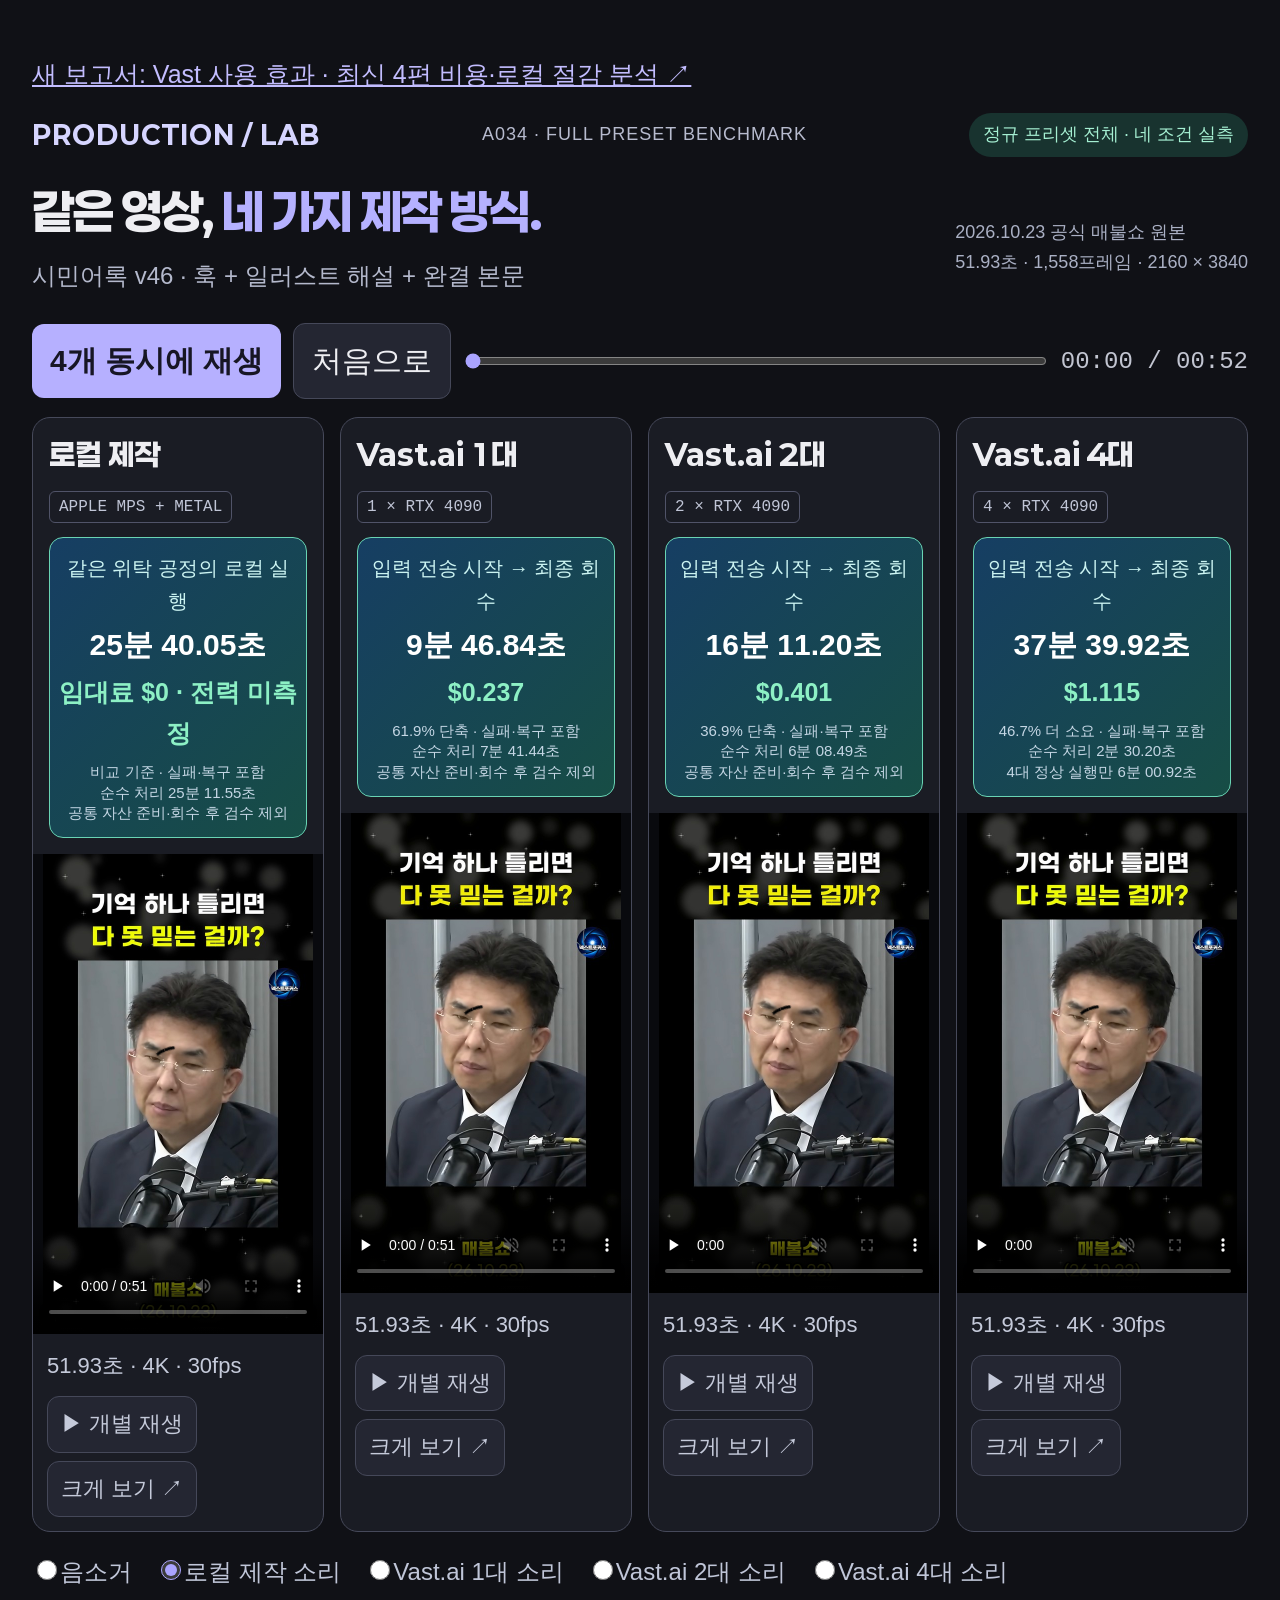
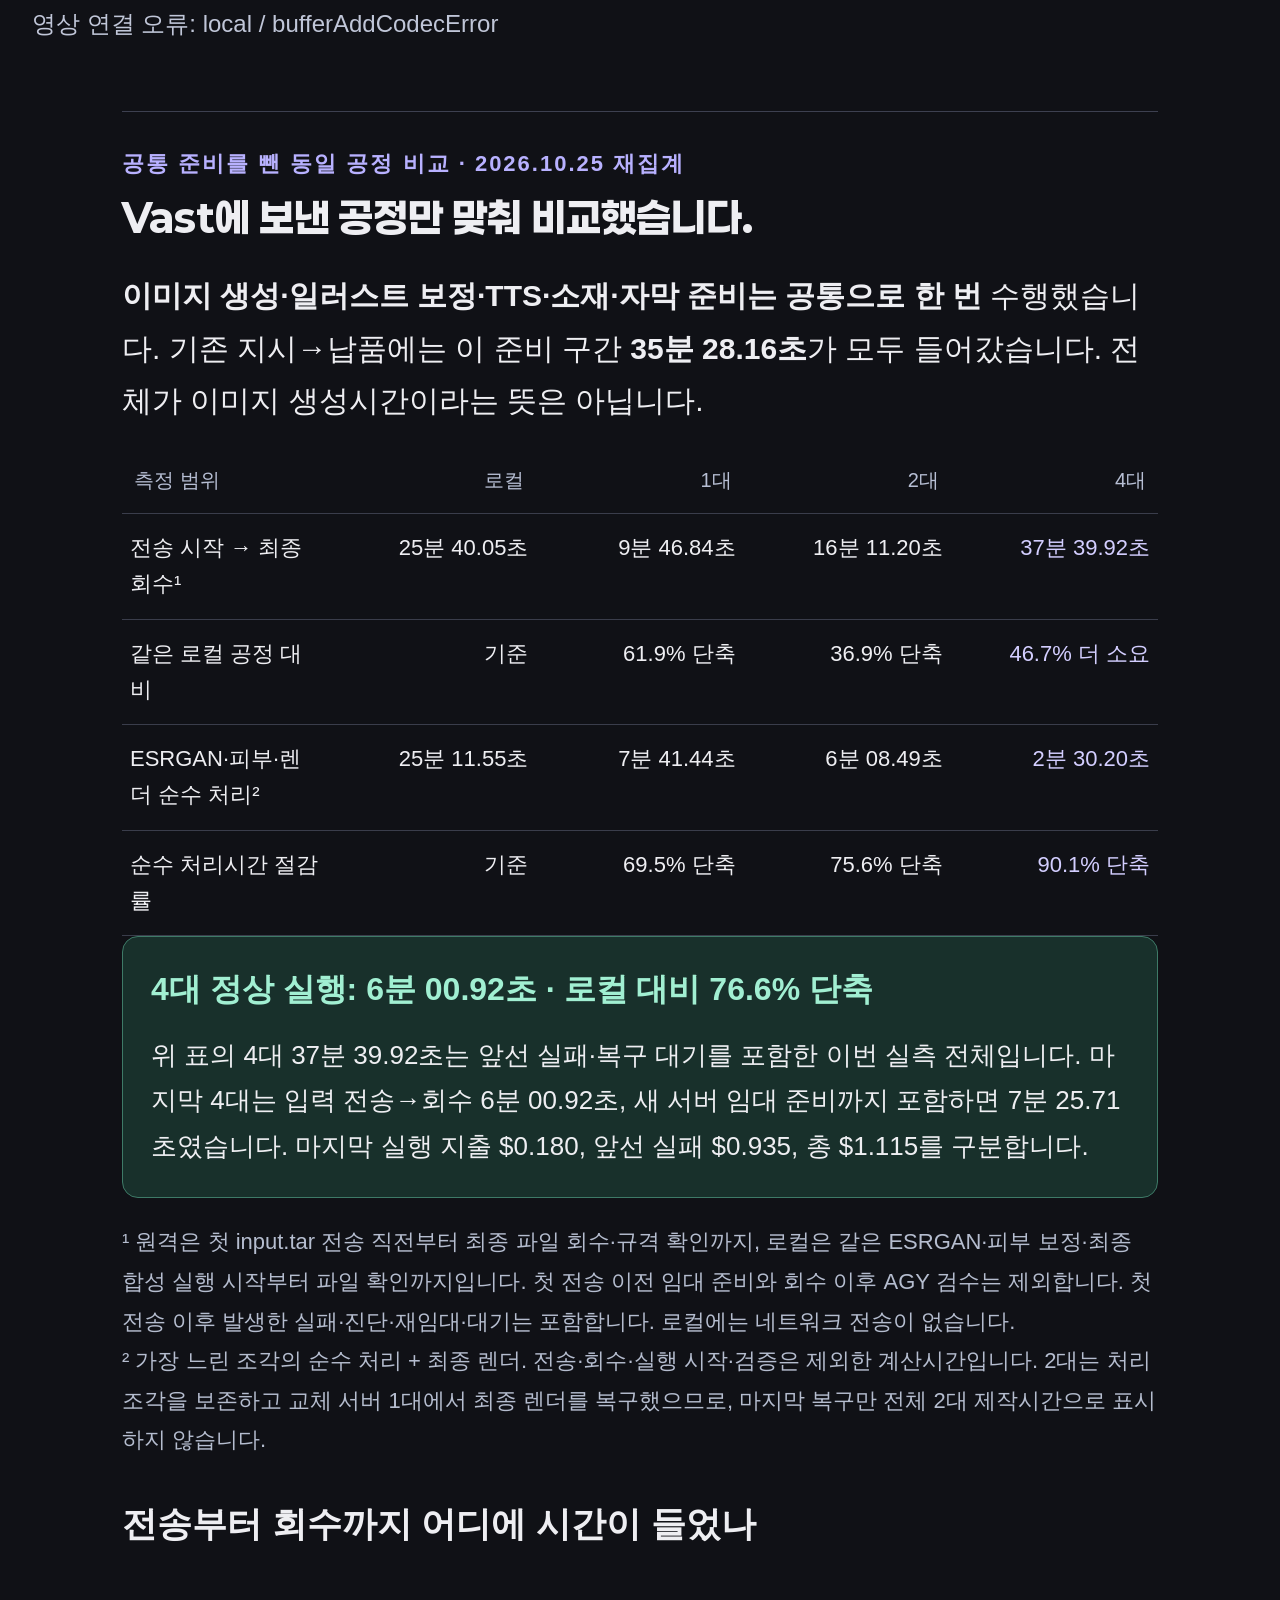
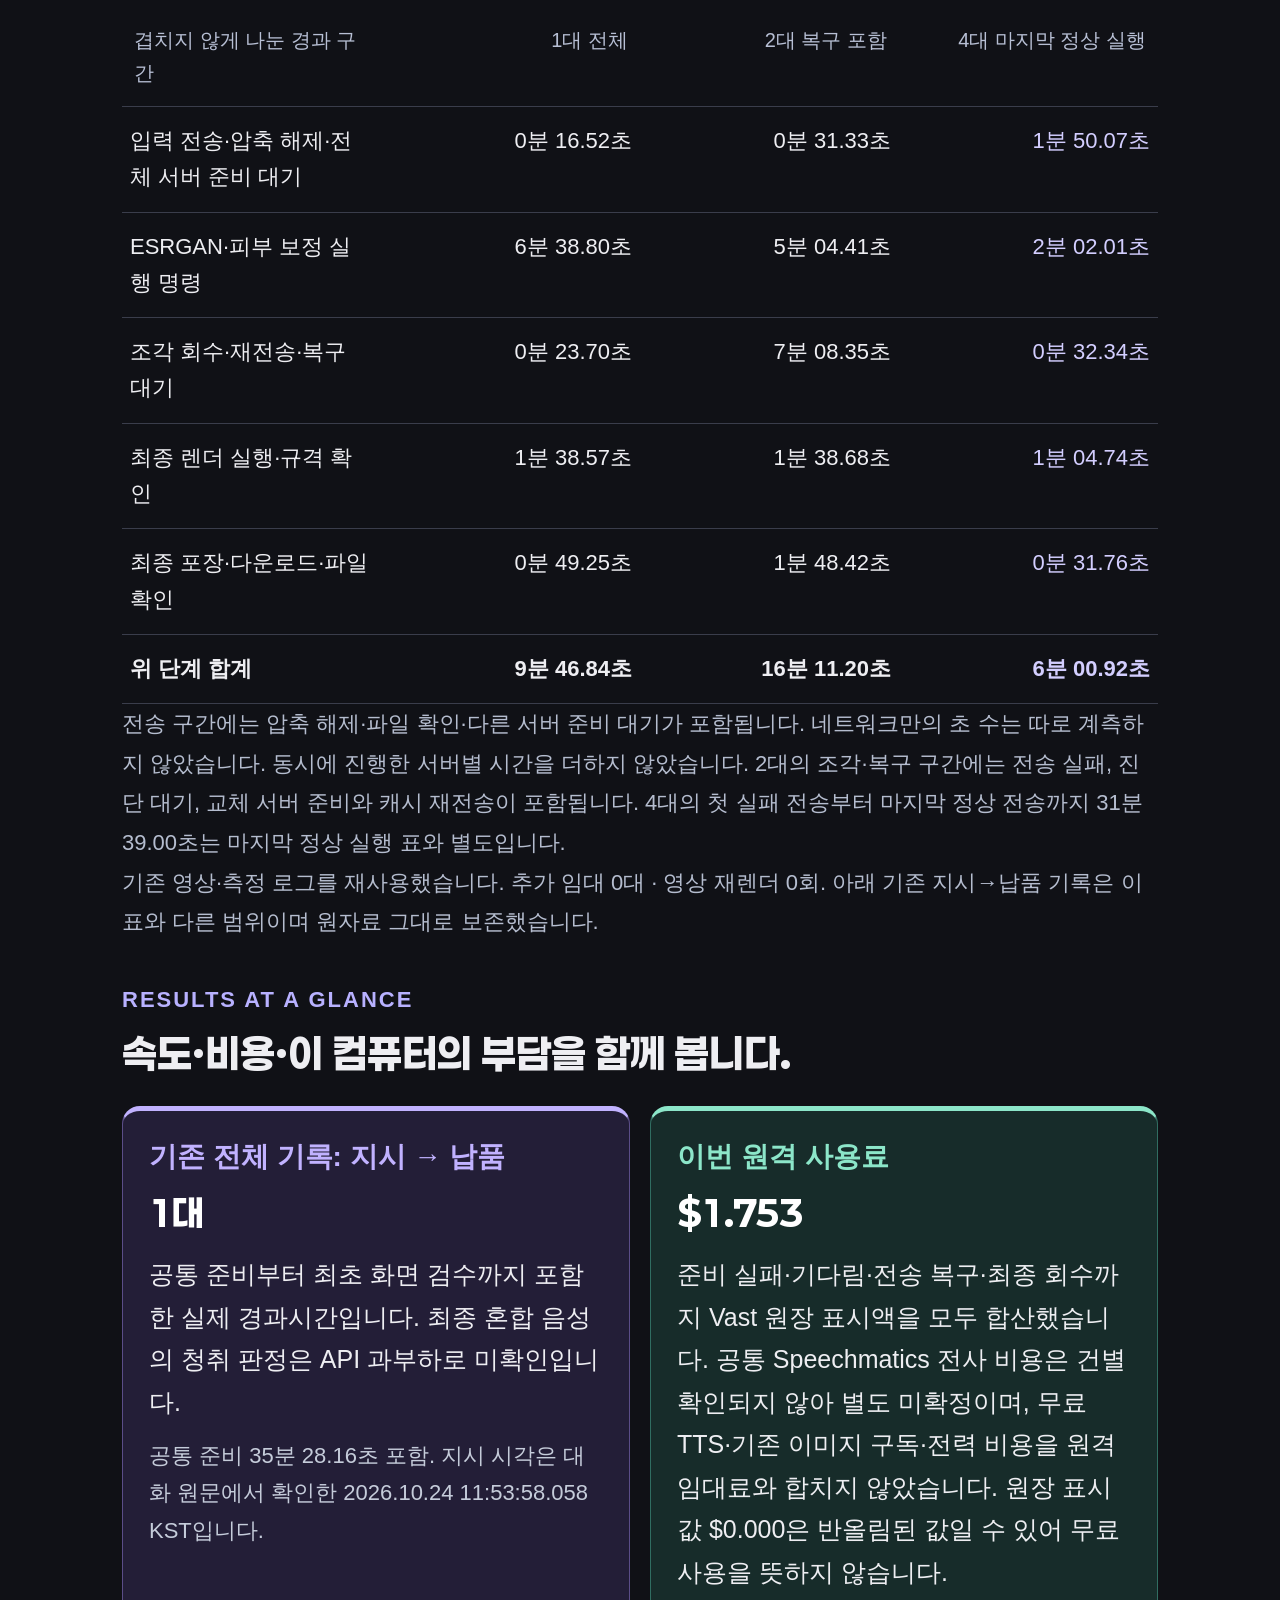
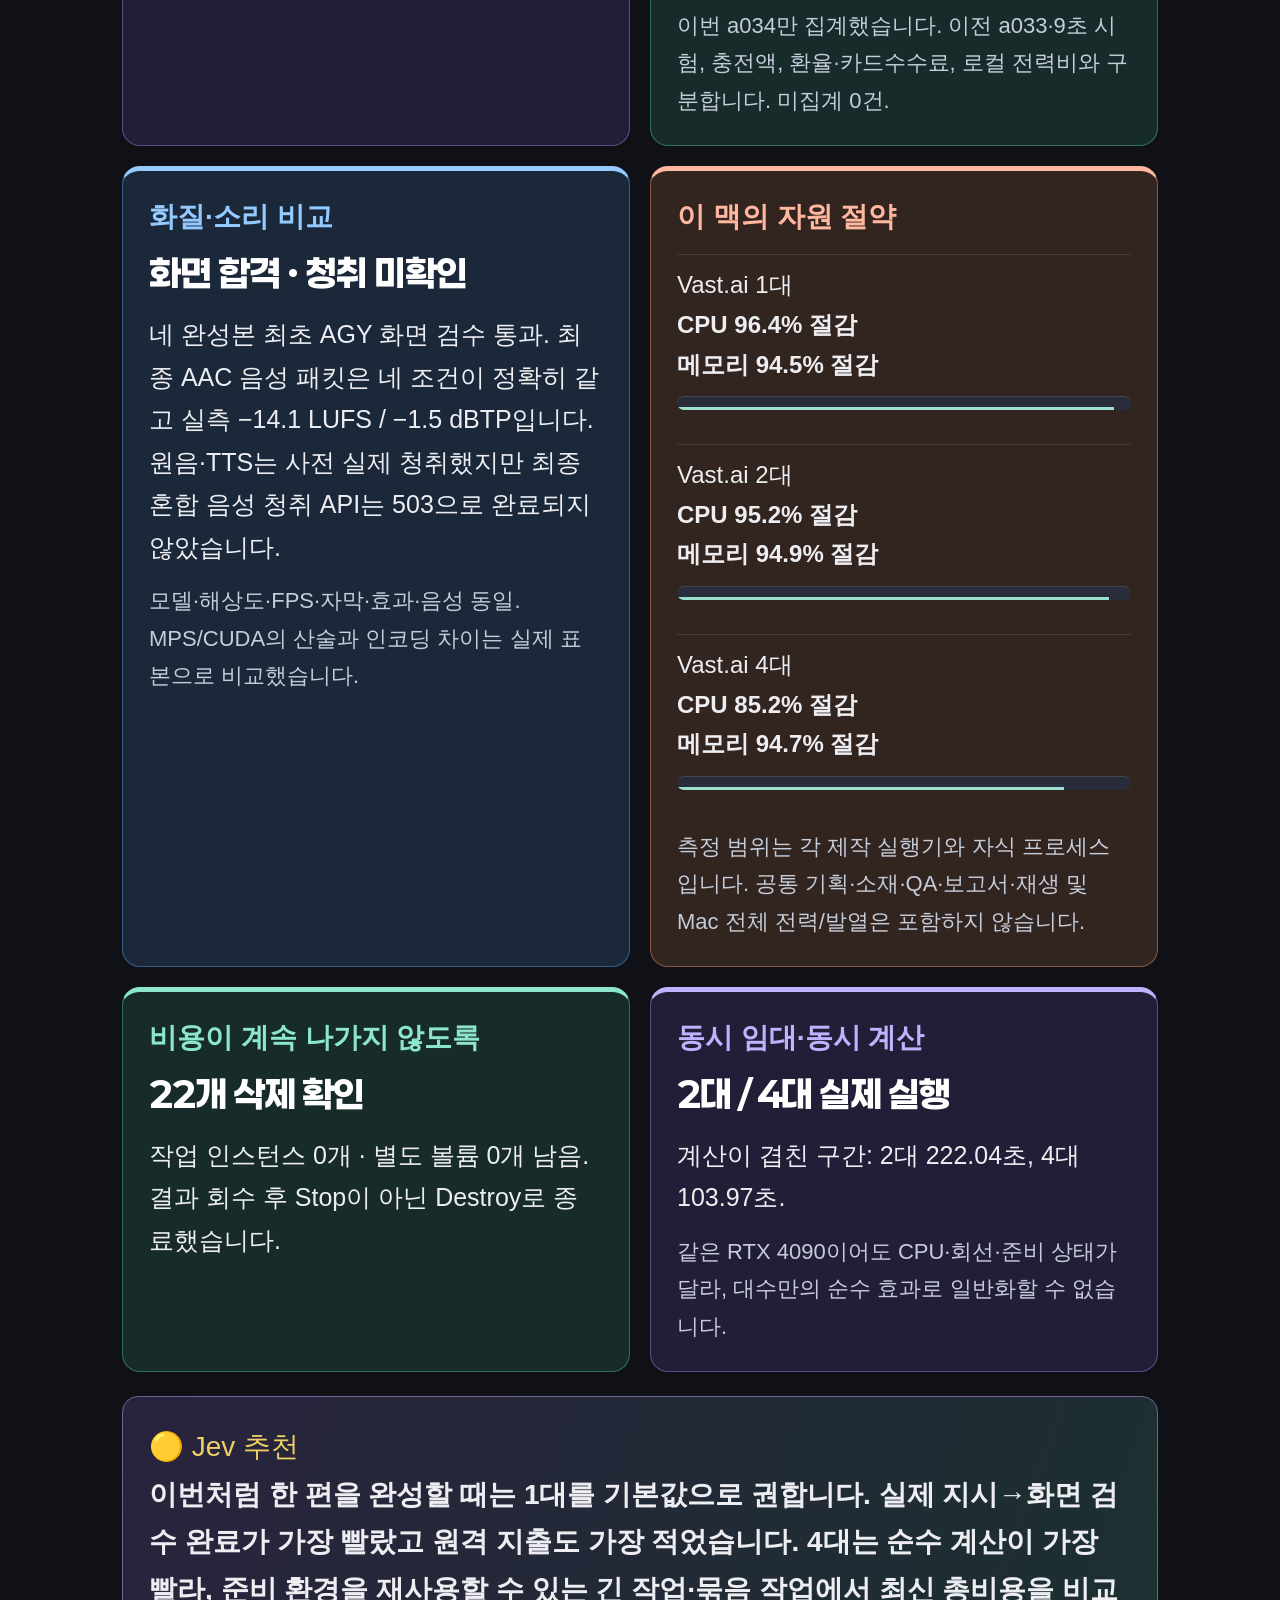
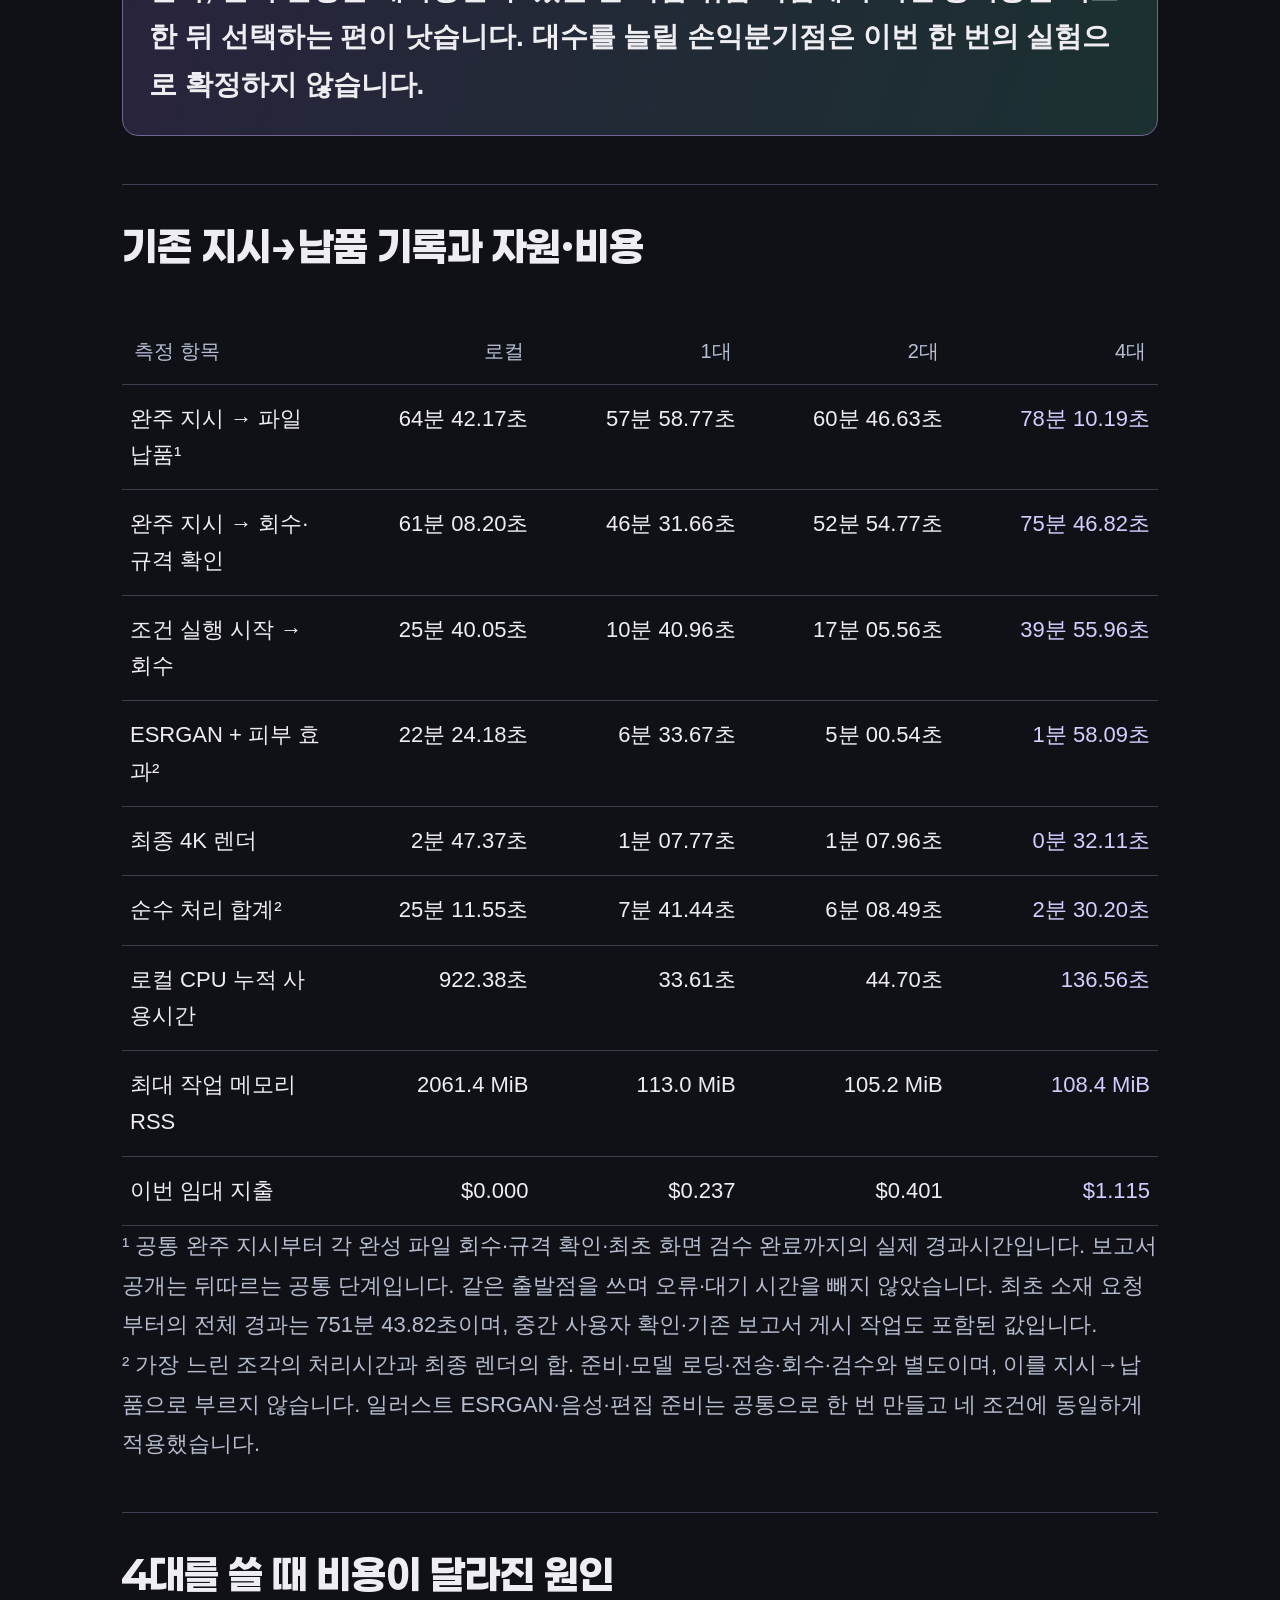
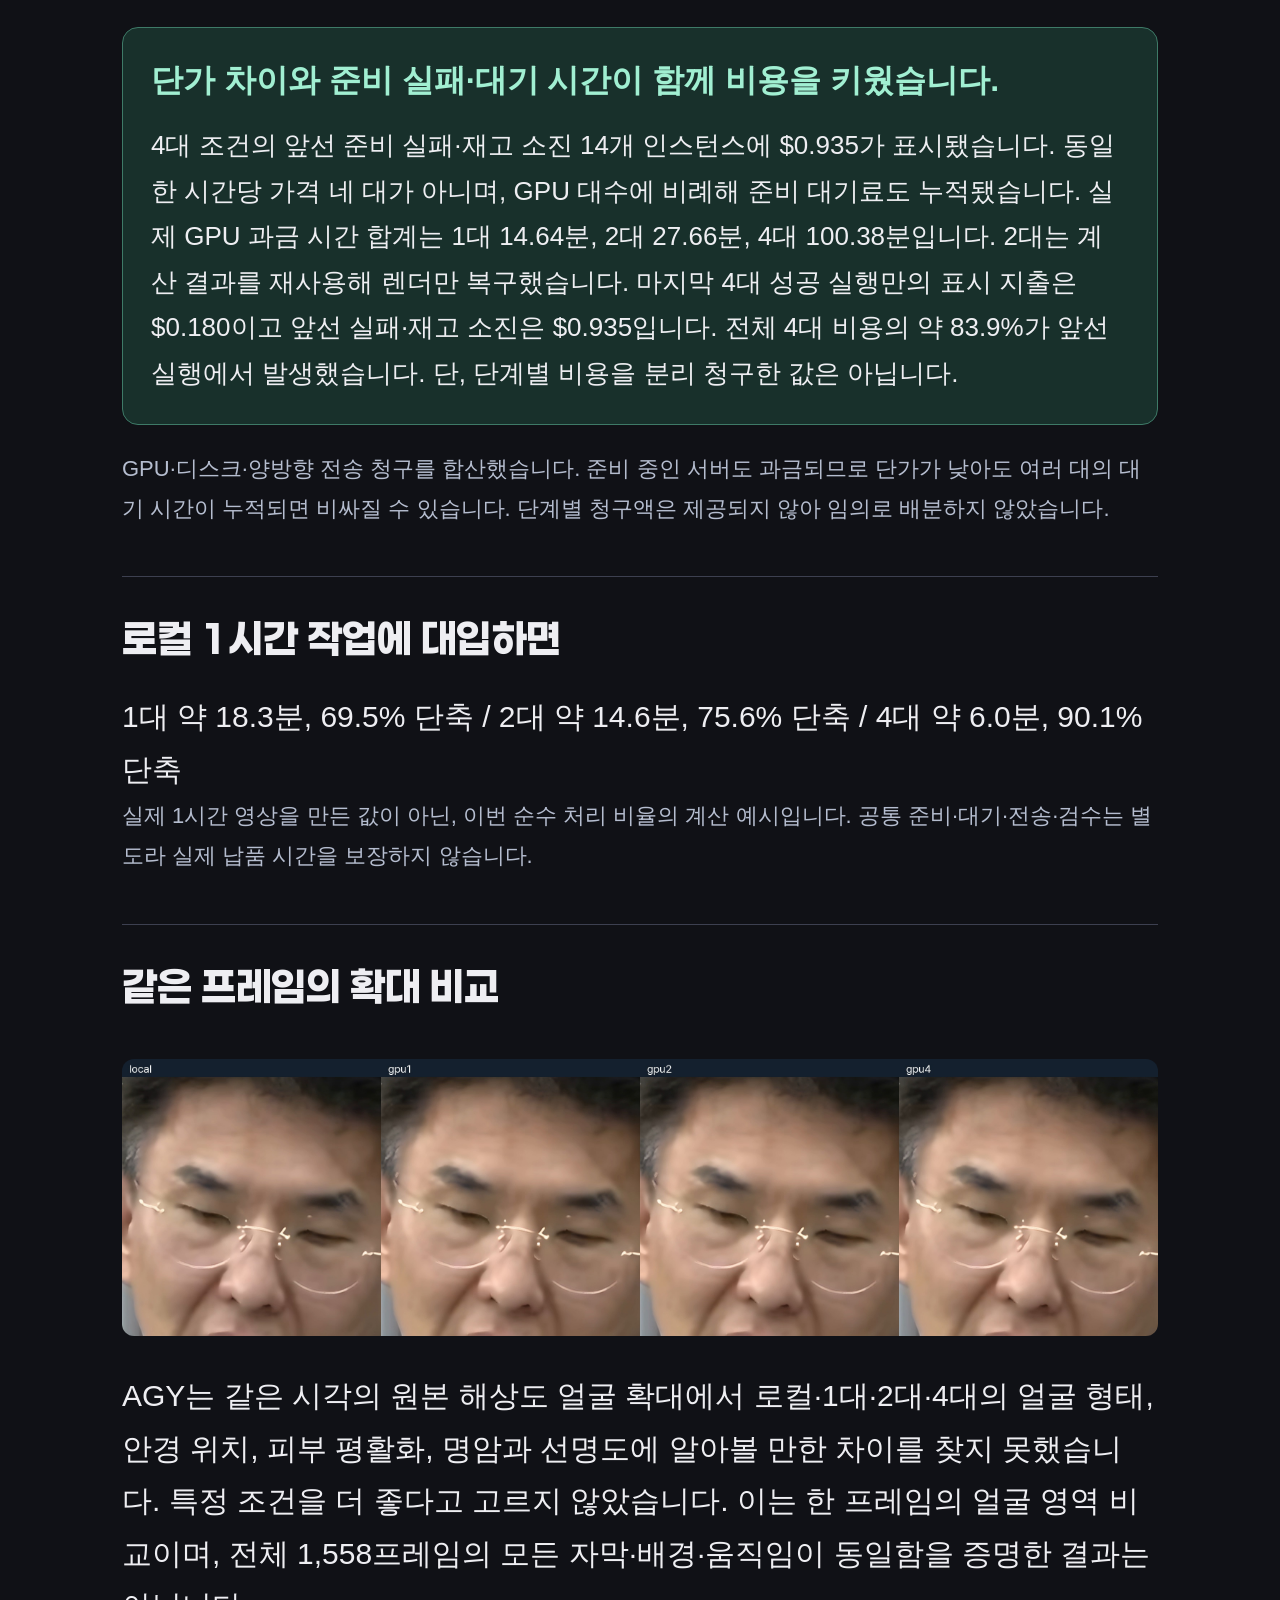
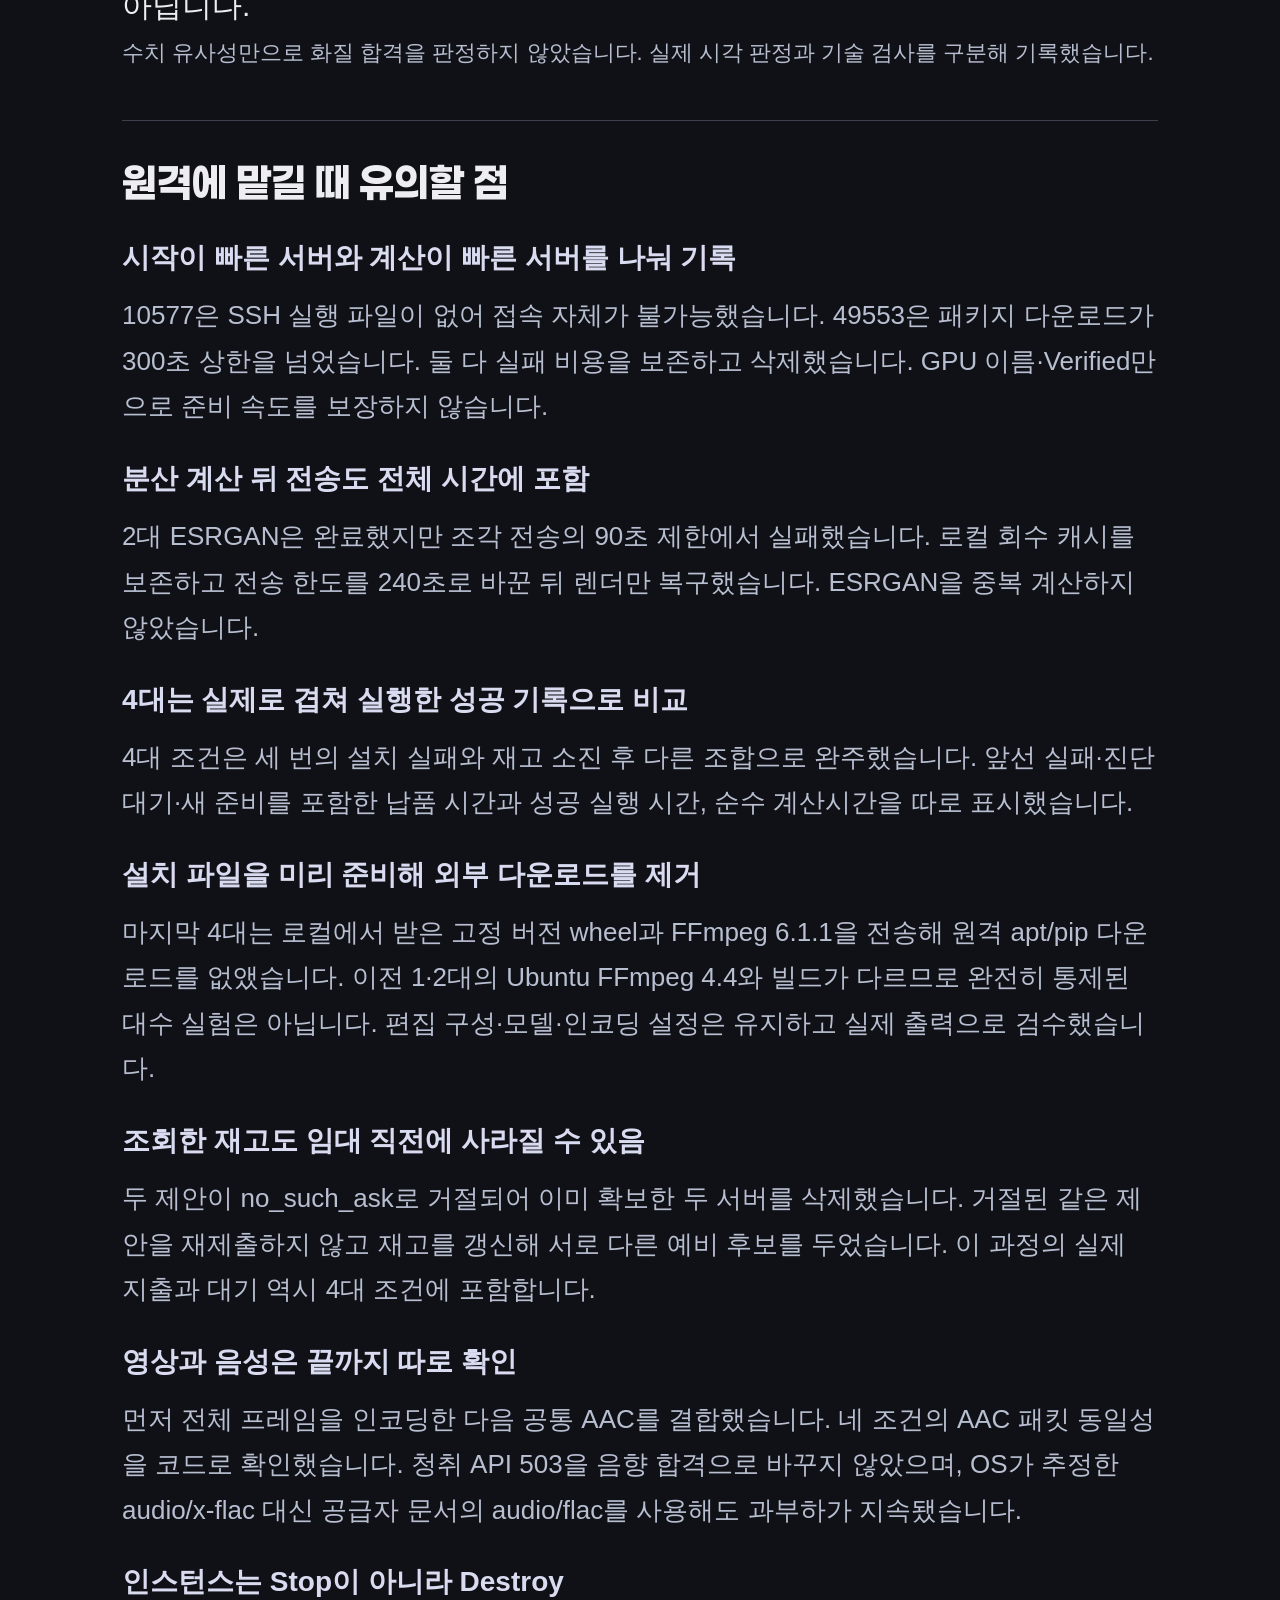
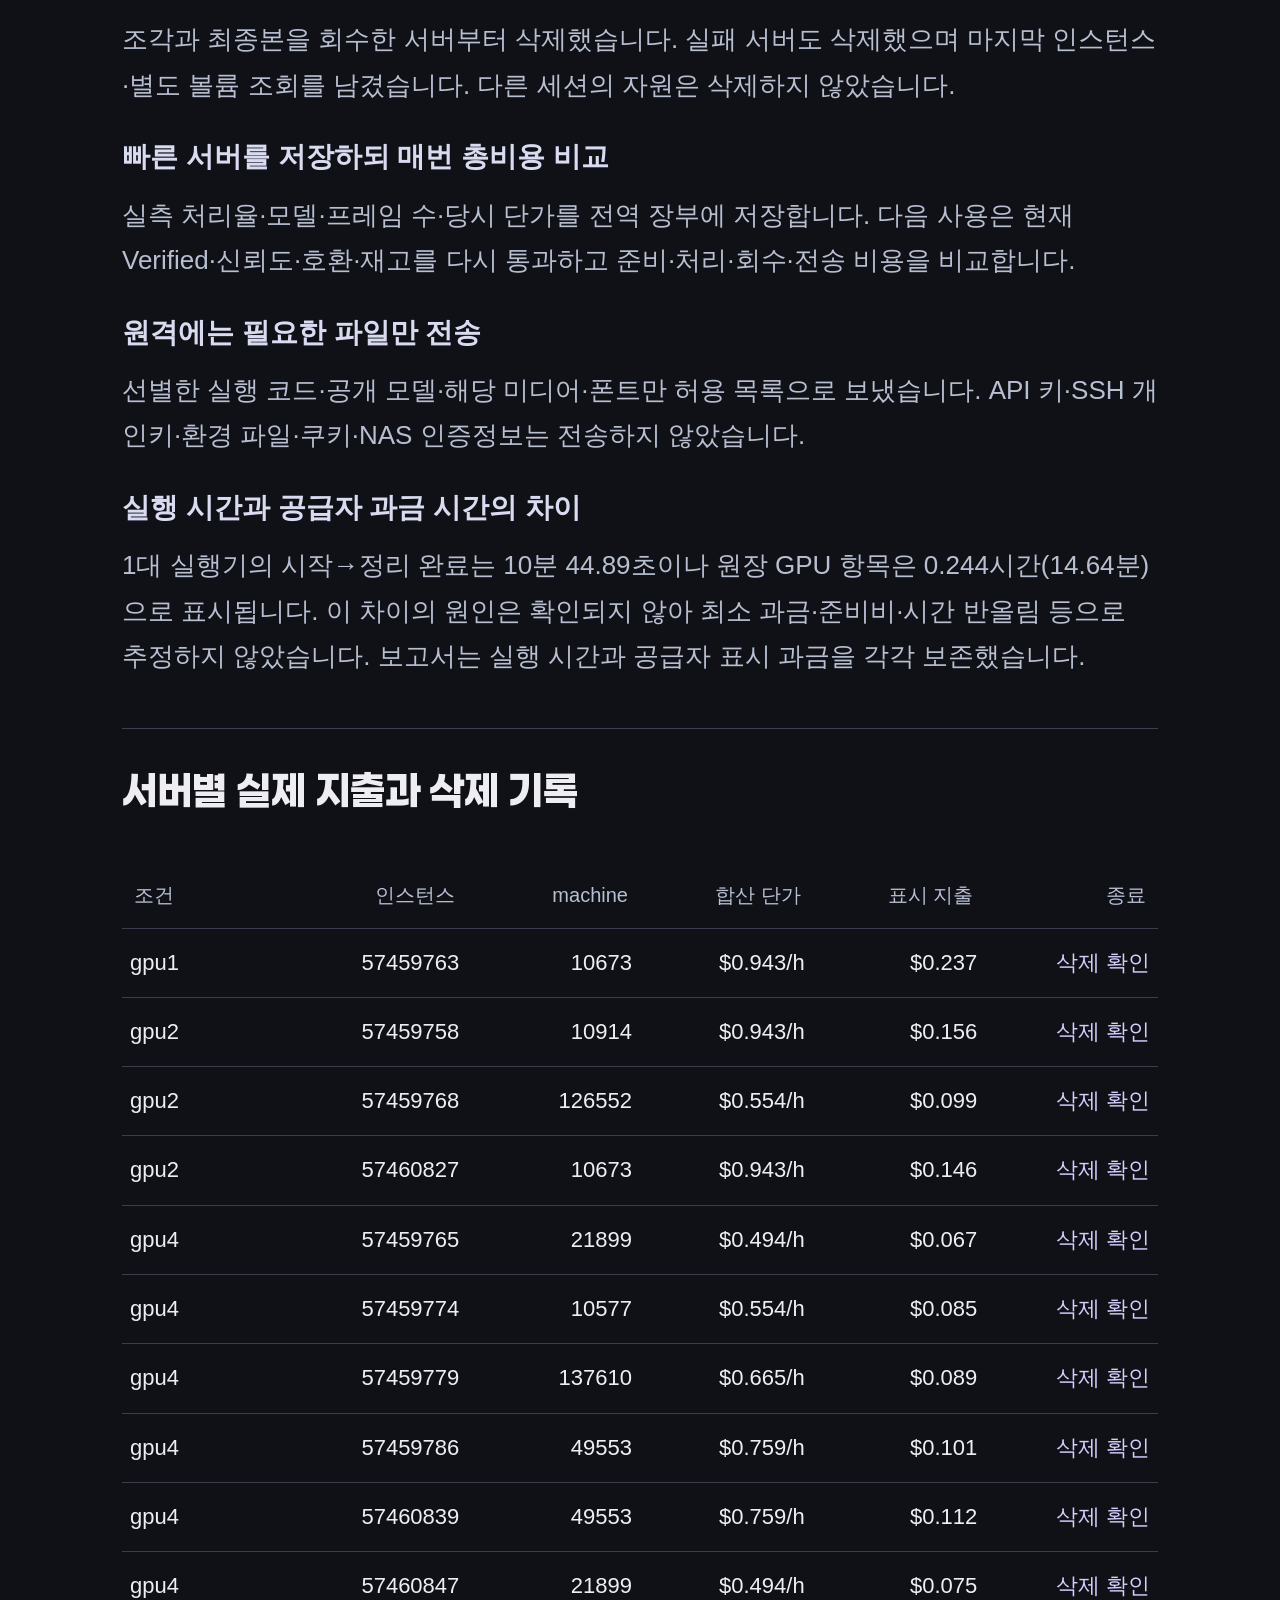
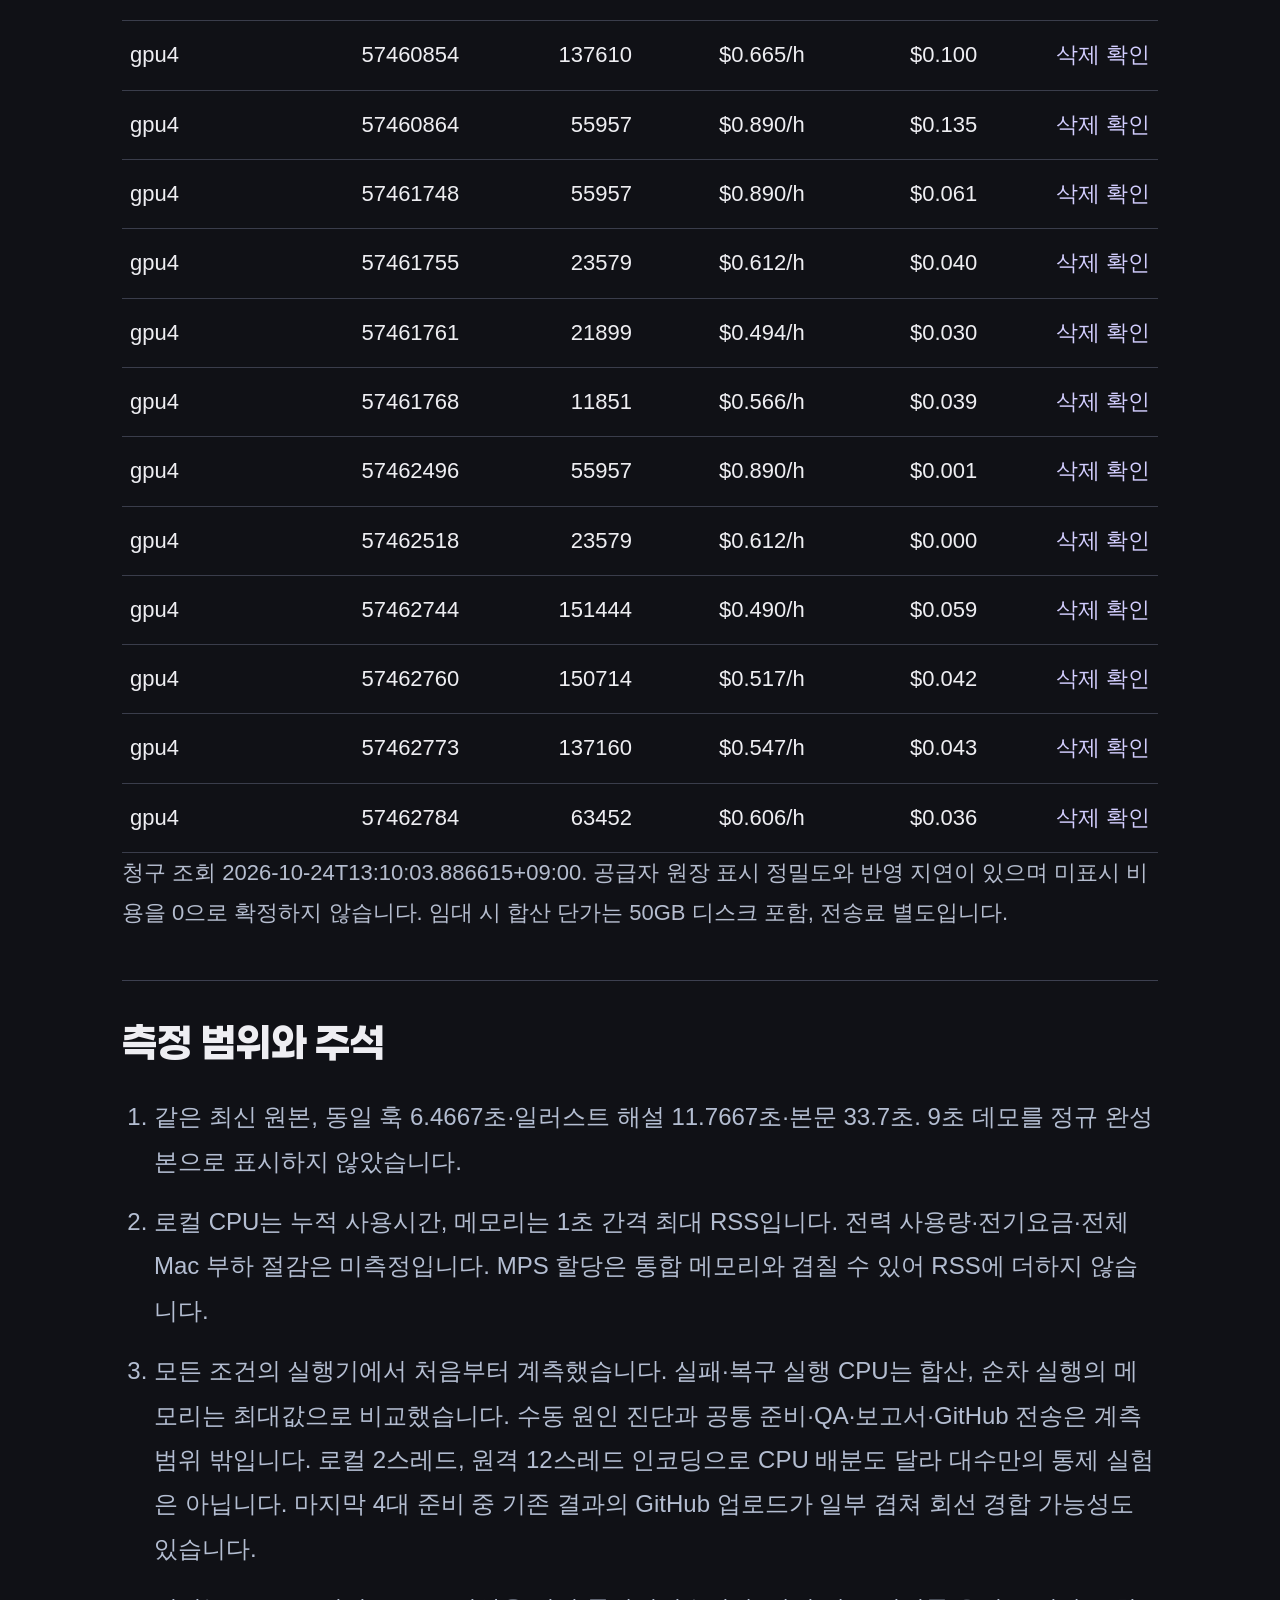
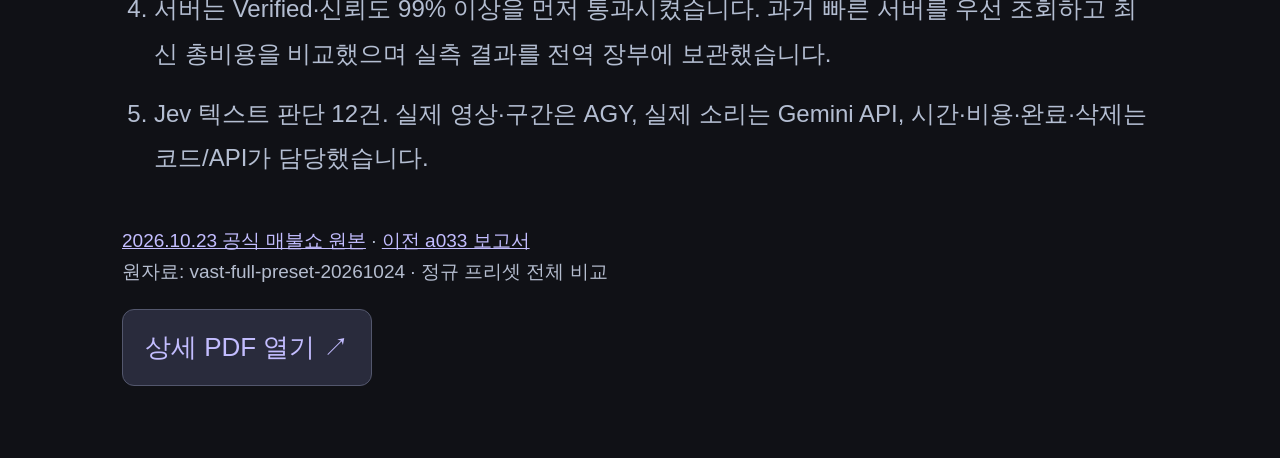
<file: index.html>
<!doctype html><html lang="ko"><head><meta name="robots" content="noindex,nofollow"><meta charset="utf-8"><meta name="viewport" content="width=device-width,initial-scale=1"><title>a034 정규 프리셋 · 로컬·1·2·4대 실측</title><style>@font-face{font-family:Paper;src:url('assets/Paperlogy.ttf')}
*{box-sizing:border-box}html{scroll-behavior:smooth}body{margin:0;background:#101116;color:#eeeef2;font-family:Arial,'Apple SD Gothic Neo',sans-serif;font-size:30px;line-height:1.65}button,a,input{touch-action:manipulation}a{color:#c3bdff}button{font:inherit;cursor:pointer;color:inherit;border:1px solid #454859;background:#242632;border-radius:12px;padding:12px 18px}button:hover{background:#36394b}button:focus-visible,a:focus-visible,input:focus-visible{outline:3px solid #b4adff;outline-offset:4px}.shell{max-width:1100px;margin:auto;padding:36px 32px 72px}.eyebrow{display:flex;flex-wrap:wrap;gap:14px 24px;justify-content:space-between;align-items:center;font-size:22px;letter-spacing:1px;color:#b7bbce}.brand{font-family:Paper;color:#d6d5ff;font-size:26px}.status{letter-spacing:0;background:#18332f;color:#a5efd2;padding:7px 14px;border-radius:99px}header{margin:34px 0 28px}h1{font-family:Paper;font-size:70px;letter-spacing:-2px;line-height:1.25;margin:0 0 20px}h1 span{color:#b5b1ff}p{margin:0;line-height:1.75}.muted{color:#b4b9cc}.header-side{font-size:24px;line-height:1.7;color:#aab0c4;margin-top:16px}.toolbar{display:flex;flex-wrap:wrap;gap:12px;align-items:center;margin:26px 0 18px}.primary{background:#b6b0ff;color:#171624;border:0;font-weight:bold}.primary:hover{background:#cec9ff}.toolbar .timeline{flex:1 1 200px;min-width:150px;accent-color:#aaa4ff}.time{font:24px monospace;color:#c2c5d1;white-space:nowrap}.video-grid{display:grid;grid-template-columns:repeat(2,minmax(0,1fr));gap:22px}.video-card{overflow:hidden;border:1px solid #46495a;border-radius:18px;background:#1a1c24;min-width:0}.video-card.best{border-color:#77bda4}.card-head{display:flex;flex-wrap:wrap;align-items:center;gap:8px;justify-content:space-between;padding:18px}.card-head h2{margin:0;font-family:Paper;font-size:34px;line-height:1.4}.chip{font:18px monospace;padding:6px 9px;border:1px solid #505368;border-radius:6px;color:#c0c5d6}.video-stage{background:#090a0e;display:flex;justify-content:center;position:relative;height:480px}.video-stage video{width:100%;height:100%;display:block;object-fit:contain}.card-foot{padding:16px 18px;display:flex;flex-wrap:wrap;gap:12px;align-items:center;justify-content:space-between;font-size:22px;color:#c5cada}.card-actions{display:flex;flex-wrap:wrap;gap:10px}.card-foot button{font-size:22px;padding:9px 13px}.play-one{background:#33304e;border-color:#746ca8}.note-bar{font-size:24px;color:#c0c6d8;padding:20px 0;display:grid;gap:12px}.legend{display:flex;flex-wrap:wrap;gap:12px 24px;font-size:24px;align-items:center}.legend label{cursor:pointer}.legend input{width:20px;height:20px;accent-color:#aaa4ff}.section{margin-top:48px;border-top:1px solid #3d4050;padding-top:34px}.section h2,.summary-title{font-family:Paper;font-size:40px;line-height:1.4;margin:0 0 24px}.mini{font-size:22px;color:#b5bdcf;line-height:1.8}.qualityline{font-size:26px;line-height:1.8;padding:16px 0}.facts{display:grid;gap:26px}.fact h3{font-size:28px;margin:0 0 12px;color:#d9dcf0}.fact p{font-size:26px;color:#b7bfd1}.fact strong{color:#f3f4fa}.data-wrap{overflow:auto;max-width:100%}.data-table{width:100%;border-collapse:collapse;font-size:26px;margin-top:20px;table-layout:fixed}.data-table td,.data-table th{padding:16px 12px;border-bottom:1px solid #3a3d4b;text-align:right;overflow-wrap:anywhere;vertical-align:top}.data-table td:first-child,.data-table th:first-child{text-align:left}.data-table th{color:#b7bfd4;font-size:22px;font-weight:normal}.data-table td:last-child{color:#d3ceff}.error-table td{text-align:left!important;color:#c9d0df!important;line-height:1.8}.error-table th:first-child{width:19%}.error-table td:first-child{color:#f0f1fa!important}.callout{margin-top:24px;padding:22px 26px;border-left:5px solid #aaa3ff;background:#242435;border-radius:0 12px 12px 0;font-size:26px;color:#d0d4e4}.jev{color:#edcf63}.footnotes{padding-left:32px;color:#b4bed2;font-size:24px;line-height:1.85}.footnotes li{margin:16px 0}.footer{display:flex;flex-direction:column;gap:22px;margin-top:44px;font-size:22px;color:#b1bacd;overflow-wrap:anywhere}.pdf{font-size:26px;text-decoration:none;background:#292b3c;border:1px solid #53576d;padding:16px 22px;border-radius:12px;align-self:flex-start}.bar-row{display:grid;grid-template-columns:100px 1fr 110px;gap:18px;align-items:center;margin:24px 0;font-size:26px}.bar{height:18px;border-radius:9px;background:#636880}.bar.gpu1{background:#929ee9}.bar.gpu2{background:#b6a7f4}.bar.gpu4{background:#8de0c0}.chart{padding:8px 0 16px}.summary{margin:40px 0 0}.summary-kicker{color:#b8b1ff;font-size:22px;font-weight:bold;letter-spacing:2px;margin-bottom:8px}.summary-grid{display:grid;grid-template-columns:repeat(2,minmax(0,1fr));gap:20px}.summary-card{border:1px solid var(--edge);border-top:5px solid var(--accent);background:var(--surface);border-radius:18px;padding:26px;min-width:0}.summary-card.speed{--accent:#c1b2ff;--edge:#5b4d88;--surface:#231e37}.summary-card.cost{--accent:#8ce6c9;--edge:#306d61;--surface:#172c2a}.summary-card.quality{--accent:#94caff;--edge:#375f88;--surface:#1a2839}.summary-card.resource{--accent:#ffb7a0;--edge:#885849;--surface:#32241f}.summary-card.cleanup{--accent:#8ce6c9;--edge:#306d61;--surface:#172c2a}.summary-card.total{--accent:#c1b2ff;--edge:#5b4d88;--surface:#231e37}.summary-card h3{font-size:28px;color:var(--accent);margin:0 0 14px;line-height:1.4}.summary-value{font-family:Paper;font-size:44px;line-height:1.3;color:#fff;margin-bottom:16px;letter-spacing:-1px}.summary-card p{font-size:26px;line-height:1.7}.summary-card .detail{font-size:22px;color:#c5ccda;margin-top:14px}.summary-list{display:grid;gap:10px;margin-top:18px;font-size:24px}.summary-list div{display:flex;justify-content:space-between;gap:12px;border-top:1px solid #ffffff1c;padding-top:10px}.summary-list b{white-space:nowrap}.quick-recommendation{background:linear-gradient(110deg,#29233d,#1b3030);border:1px solid #716494;border-radius:16px;padding:26px;margin:24px 0;font-size:28px;line-height:1.7}.quick-recommendation .mini{display:block;margin-top:10px}
@media(max-width:760px){.shell{padding:24px 20px 48px}h1{font-size:54px}.video-grid,.summary-grid{grid-template-columns:1fr}.card-head h2{font-size:30px}.video-stage{height:min(72vh,600px)}.card-foot{font-size:22px}.toolbar{gap:10px}.toolbar .timeline{flex-basis:55%}.data-table{font-size:24px;min-width:720px}.data-wrap{margin:0 -4px}.eyebrow{font-size:20px}.brand{font-size:24px}.header-side{font-size:22px}.summary-card{padding:24px}.summary-value{font-size:44px}.bar-row{grid-template-columns:80px 1fr 100px;font-size:24px;gap:10px}.legend{font-size:22px}.footer{font-size:22px}.summary-title,.section h2{font-size:38px}}

/* User correction: all four videos across; only the report is narrow. */
.shell{max-width:1680px}.report-body{max-width:1036px;margin:0 auto}.video-grid{grid-template-columns:repeat(4,minmax(0,1fr));gap:16px}.video-stage{height:auto;aspect-ratio:9/16}.card-head{padding:16px}.card-head h2{font-size:34px}.card-foot{padding:14px;display:grid}.card-actions{gap:8px}.card-foot button{font-size:22px}.cost-answer{padding:28px;background:#18302b;border:1px solid #3e7a67;border-radius:16px;margin-bottom:24px}.cost-answer>b{font-size:32px;color:#a1efd2;line-height:1.5}.cost-answer p{font-size:26px;margin-top:18px}.cost-delta{border-left:5px solid #beadff;background:#262039;padding:24px;margin:26px 0;font-size:28px}.cost-delta b{color:#d5c7ff;font-size:40px;white-space:nowrap}.cost-delta span{display:block;font-size:22px;color:#c6bfd9;margin-top:8px}@media(max-width:1000px){.video-grid{grid-template-columns:repeat(4,minmax(230px,1fr));overflow-x:auto}.card-head h2{font-size:30px}.video-stage{height:auto}.shell{padding-left:20px;padding-right:20px}}

.video-grid .card-head{min-height:124px;align-content:center}

.completion-highlight{display:grid;gap:8px;margin-top:18px;padding:18px 14px;background:linear-gradient(135deg,#163e63,#174d45);border:1px solid #69d4b4;border-radius:14px;text-align:center}.completion-highlight span{font-size:20px;color:#ccf4f2}.completion-highlight strong{font-size:32px;line-height:1.25;color:white;font-variant-numeric:tabular-nums;white-space:nowrap}.completion-highlight b{font-size:23px;color:#8df0c5}.completion-highlight small{font-size:16px;line-height:1.35;color:#c4d6e4}.card-head{min-height:300px}

header{display:flex;justify-content:space-between;gap:24px;align-items:center;margin:24px 0}header h1{font-size:48px;line-height:1.3;margin-bottom:12px}.eyebrow,.header-side{font-size:18px}.muted{font-size:24px}.video-grid .card-head{display:block;min-height:310px}.card-head h2{font-size:30px}.chip{display:inline-block;font-size:16px;margin-top:8px}.completion-highlight{margin-top:12px;padding:14px 8px}.completion-highlight strong{font-size:30px}.completion-highlight b{font-size:25px}.completion-highlight small{font-size:15px}.video-stage{height:480px;aspect-ratio:auto}.summary-value{font-size:36px}.summary-card p{font-size:25px}.summary-list div{display:block}.summary-list b{white-space:normal;display:block}.data-table{font-size:22px}.data-table th{font-size:20px}.data-table td{padding:16px 8px}.source-line{font-size:19px;color:#b5bdcf}.metric-bar{background:#292d3b;border-radius:10px;overflow:hidden;height:14px;margin:12px 0 24px}.metric-bar span{display:block;height:100%;background:#9cdfcc}.quality-img{width:100%;height:auto;border-radius:12px;margin:20px 0}@media(max-width:1000px){header{display:block}header h1{font-size:40px}.video-grid{grid-template-columns:repeat(4,minmax(255px,1fr))}.video-stage{height:440px}.data-table{min-width:850px}.summary-grid{grid-template-columns:1fr}}</style></head><body><main class="shell"><div style="padding:18px 0;font-size:25px"><a href="analysis/">새 보고서: Vast 사용 효과 · 최신 4편 비용·로컬 절감 분석 ↗</a></div><div class="eyebrow"><span class="brand">PRODUCTION / LAB</span><span>A034 · FULL PRESET BENCHMARK</span><span class="status">정규 프리셋 전체 · 네 조건 실측</span></div><header><div><h1>같은 영상, <span>네 가지 제작 방식.</span></h1><p class="muted">시민어록 v46 · 훅 + 일러스트 해설 + 완결 본문</p></div><div class="header-side">2026.10.23 공식 매불쇼 원본<br>51.93초 · 1,558프레임 · 2160 × 3840</div></header>
<div class="toolbar"><button class="primary" id="play">4개 동시에 재생</button><button id="restart">처음으로</button><input class="timeline" id="seek" type="range" min="0" max="51.933333" step="0.033333" value="0" aria-label="전체 재생 위치"><span class="time" id="clock">00:00 / 00:52</span></div><div class="video-grid"><article class="video-card"><div class="card-head"><h2>로컬 제작</h2><span class="chip">APPLE MPS + METAL</span><div class="completion-highlight"><span>같은 위탁 공정의 로컬 실행</span><strong>25분 40.05초</strong><b>임대료 $0 · 전력 미측정</b><small>비교 기준 · 실패·복구 포함<br>순수 처리 25분 11.55초<br>공통 자산 준비·회수 후 검수 제외</small></div></div><div class="video-stage"><video id="local" data-hls="assets/local/index.m3u8" poster="assets/local.jpg" preload="metadata" playsinline controls ></video></div><div class="card-foot"><span>51.93초 · 4K · 30fps</span><div class="card-actions"><button data-play="local">▶ 개별 재생</button><button data-full="local">크게 보기 ↗</button></div></div></article><article class="video-card"><div class="card-head"><h2>Vast.ai 1대</h2><span class="chip">1 × RTX 4090</span><div class="completion-highlight"><span>입력 전송 시작 → 최종 회수</span><strong>9분 46.84초</strong><b>$0.237</b><small>61.9% 단축 · 실패·복구 포함<br>순수 처리 7분 41.44초<br>공통 자산 준비·회수 후 검수 제외</small></div></div><div class="video-stage"><video id="gpu1" data-hls="assets/gpu1/index.m3u8" poster="assets/gpu1.jpg" preload="metadata" playsinline controls muted></video></div><div class="card-foot"><span>51.93초 · 4K · 30fps</span><div class="card-actions"><button data-play="gpu1">▶ 개별 재생</button><button data-full="gpu1">크게 보기 ↗</button></div></div></article><article class="video-card"><div class="card-head"><h2>Vast.ai 2대</h2><span class="chip">2 × RTX 4090</span><div class="completion-highlight"><span>입력 전송 시작 → 최종 회수</span><strong>16분 11.20초</strong><b>$0.401</b><small>36.9% 단축 · 실패·복구 포함<br>순수 처리 6분 08.49초<br>공통 자산 준비·회수 후 검수 제외</small></div></div><div class="video-stage"><video id="gpu2" data-hls="https://daejang324-boop.github.io/a034-full-preset-media/assets/gpu2/index.m3u8" poster="assets/gpu2.jpg" preload="metadata" playsinline controls muted></video></div><div class="card-foot"><span>51.93초 · 4K · 30fps</span><div class="card-actions"><button data-play="gpu2">▶ 개별 재생</button><button data-full="gpu2">크게 보기 ↗</button></div></div></article><article class="video-card"><div class="card-head"><h2>Vast.ai 4대</h2><span class="chip">4 × RTX 4090</span><div class="completion-highlight"><span>입력 전송 시작 → 최종 회수</span><strong>37분 39.92초</strong><b>$1.115</b><small>46.7% 더 소요 · 실패·복구 포함<br>순수 처리 2분 30.20초<br>4대 정상 실행만 6분 00.92초</small></div></div><div class="video-stage"><video id="gpu4" data-hls="https://daejang324-boop.github.io/a034-full-preset-media/assets/gpu4/index.m3u8" poster="assets/gpu4.jpg" preload="metadata" playsinline controls muted></video></div><div class="card-foot"><span>51.93초 · 4K · 30fps</span><div class="card-actions"><button data-play="gpu4">▶ 개별 재생</button><button data-full="gpu4">크게 보기 ↗</button></div></div></article></div><div class="note-bar"><div class="legend"><label><input type="radio" name="audio" value="none">음소거</label><label><input type="radio" name="audio" value="local" checked>로컬 제작 소리</label><label><input type="radio" name="audio" value="gpu1" >Vast.ai 1대 소리</label><label><input type="radio" name="audio" value="gpu2" >Vast.ai 2대 소리</label><label><input type="radio" name="audio" value="gpu4" >Vast.ai 4대 소리</label></div><span id="sync">전체 재생 · 선택한 한 영상의 소리</span></div>
<div class="report-body"><section class="section delegated-scope" id="delegated-timing"><div class="summary-kicker">공통 준비를 뺀 동일 공정 비교 · 2026.10.25 재집계</div><h2>Vast에 보낸 공정만 맞춰 비교했습니다.</h2>
<p><b>이미지 생성·일러스트 보정·TTS·소재·자막 준비는 공통으로 한 번</b> 수행했습니다. 기존 지시→납품에는 이 준비 구간 <b>35분 28.16초</b>가 모두 들어갔습니다. 전체가 이미지 생성시간이라는 뜻은 아닙니다.</p>
<div class="data-wrap"><table class="data-table"><thead><tr><th>측정 범위</th><th>로컬</th><th>1대</th><th>2대</th><th>4대</th></tr></thead><tbody><tr><td>전송 시작 → 최종 회수¹</td><td>25분 40.05초</td><td>9분 46.84초</td><td>16분 11.20초</td><td>37분 39.92초</td></tr><tr><td>같은 로컬 공정 대비</td><td>기준</td><td>61.9% 단축</td><td>36.9% 단축</td><td>46.7% 더 소요</td></tr><tr><td>ESRGAN·피부·렌더 순수 처리²</td><td>25분 11.55초</td><td>7분 41.44초</td><td>6분 08.49초</td><td>2분 30.20초</td></tr><tr><td>순수 처리시간 절감률</td><td>기준</td><td>69.5% 단축</td><td>75.6% 단축</td><td>90.1% 단축</td></tr></tbody></table></div>
<div class="cost-answer"><b>4대 정상 실행: 6분 00.92초 · 로컬 대비 76.6% 단축</b><p>위 표의 4대 37분 39.92초는 앞선 실패·복구 대기를 포함한 이번 실측 전체입니다. 마지막 4대는 입력 전송→회수 6분 00.92초, 새 서버 임대 준비까지 포함하면 7분 25.71초였습니다. 마지막 실행 지출 $0.180, 앞선 실패 $0.935, 총 $1.115를 구분합니다.</p></div>
<p class="mini">¹ 원격은 첫 input.tar 전송 직전부터 최종 파일 회수·규격 확인까지, 로컬은 같은 ESRGAN·피부 보정·최종 합성 실행 시작부터 파일 확인까지입니다. 첫 전송 이전 임대 준비와 회수 이후 AGY 검수는 제외합니다. 첫 전송 이후 발생한 실패·진단·재임대·대기는 포함합니다. 로컬에는 네트워크 전송이 없습니다.</p>
<p class="mini">² 가장 느린 조각의 순수 처리 + 최종 렌더. 전송·회수·실행 시작·검증은 제외한 계산시간입니다. 2대는 처리 조각을 보존하고 교체 서버 1대에서 최종 렌더를 복구했으므로, 마지막 복구만 전체 2대 제작시간으로 표시하지 않습니다.</p>
<h3>전송부터 회수까지 어디에 시간이 들었나</h3><div class="data-wrap"><table class="data-table"><thead><tr><th>겹치지 않게 나눈 경과 구간</th><th>1대 전체</th><th>2대 복구 포함</th><th>4대 마지막 정상 실행</th></tr></thead><tbody><tr><td>입력 전송·압축 해제·전체 서버 준비 대기</td><td>0분 16.52초</td><td>0분 31.33초</td><td>1분 50.07초</td></tr><tr><td>ESRGAN·피부 보정 실행 명령</td><td>6분 38.80초</td><td>5분 04.41초</td><td>2분 02.01초</td></tr><tr><td>조각 회수·재전송·복구 대기</td><td>0분 23.70초</td><td>7분 08.35초</td><td>0분 32.34초</td></tr><tr><td>최종 렌더 실행·규격 확인</td><td>1분 38.57초</td><td>1분 38.68초</td><td>1분 04.74초</td></tr><tr><td>최종 포장·다운로드·파일 확인</td><td>0분 49.25초</td><td>1분 48.42초</td><td>0분 31.76초</td></tr><tr><td><b>위 단계 합계</b></td><td><b>9분 46.84초</b></td><td><b>16분 11.20초</b></td><td><b>6분 00.92초</b></td></tr></tbody></table></div>
<p class="mini">전송 구간에는 압축 해제·파일 확인·다른 서버 준비 대기가 포함됩니다. 네트워크만의 초 수는 따로 계측하지 않았습니다. 동시에 진행한 서버별 시간을 더하지 않았습니다. 2대의 조각·복구 구간에는 전송 실패, 진단 대기, 교체 서버 준비와 캐시 재전송이 포함됩니다. 4대의 첫 실패 전송부터 마지막 정상 전송까지 31분 39.00초는 마지막 정상 실행 표와 별도입니다.</p>
<p class="mini">기존 영상·측정 로그를 재사용했습니다. 추가 임대 0대 · 영상 재렌더 0회. 아래 기존 지시→납품 기록은 이 표와 다른 범위이며 원자료 그대로 보존했습니다.</p></section><section class="summary"><div class="summary-kicker">RESULTS AT A GLANCE</div><h2 class="summary-title">속도·비용·이 컴퓨터의 부담을 함께 봅니다.</h2><div class="summary-grid"><article class="summary-card speed"><h3>기존 전체 기록: 지시 → 납품</h3><div class="summary-value">1대</div><p>공통 준비부터 최초 화면 검수까지 포함한 실제 경과시간입니다. 최종 혼합 음성의 청취 판정은 API 과부하로 미확인입니다.</p><p class="detail">공통 준비 35분 28.16초 포함. 지시 시각은 대화 원문에서 확인한 2026.10.24 11:53:58.058 KST입니다.</p></article><article class="summary-card cost"><h3>이번 원격 사용료</h3><div class="summary-value">$1.753</div><p>준비 실패·기다림·전송 복구·최종 회수까지 Vast 원장 표시액을 모두 합산했습니다. 공통 Speechmatics 전사 비용은 건별 확인되지 않아 별도 미확정이며, 무료 TTS·기존 이미지 구독·전력 비용을 원격 임대료와 합치지 않았습니다. 원장 표시값 $0.000은 반올림된 값일 수 있어 무료 사용을 뜻하지 않습니다.</p><p class="detail">이번 a034만 집계했습니다. 이전 a033·9초 시험, 충전액, 환율·카드수수료, 로컬 전력비와 구분합니다. 미집계 0건.</p></article><article class="summary-card quality"><h3>화질·소리 비교</h3><div class="summary-value">화면 합격 · 청취 미확인</div><p>네 완성본 최초 AGY 화면 검수 통과. 최종 AAC 음성 패킷은 네 조건이 정확히 같고 실측 −14.1 LUFS / −1.5 dBTP입니다. 원음·TTS는 사전 실제 청취했지만 최종 혼합 음성 청취 API는 503으로 완료되지 않았습니다.</p><p class="detail">모델·해상도·FPS·자막·효과·음성 동일. MPS/CUDA의 산술과 인코딩 차이는 실제 표본으로 비교했습니다.</p></article><article class="summary-card resource"><h3>이 맥의 자원 절약</h3><div class="summary-list"><div><span>Vast.ai 1대</span><b>CPU 96.4% 절감<br>메모리 94.5% 절감</b><div class="metric-bar"><span style="width:96.36%"></span></div></div><div><span>Vast.ai 2대</span><b>CPU 95.2% 절감<br>메모리 94.9% 절감</b><div class="metric-bar"><span style="width:95.15%"></span></div></div><div><span>Vast.ai 4대</span><b>CPU 85.2% 절감<br>메모리 94.7% 절감</b><div class="metric-bar"><span style="width:85.19%"></span></div></div></div><p class="detail">측정 범위는 각 제작 실행기와 자식 프로세스입니다. 공통 기획·소재·QA·보고서·재생 및 Mac 전체 전력/발열은 포함하지 않습니다.</p></article><article class="summary-card cleanup"><h3>비용이 계속 나가지 않도록</h3><div class="summary-value">22개 삭제 확인</div><p>작업 인스턴스 0개 · 별도 볼륨 0개 남음. 결과 회수 후 Stop이 아닌 Destroy로 종료했습니다.</p></article><article class="summary-card total"><h3>동시 임대·동시 계산</h3><div class="summary-value">2대 / 4대 실제 실행</div><p>계산이 겹친 구간: 2대 222.04초, 4대 103.97초.</p><p class="detail">같은 RTX 4090이어도 CPU·회선·준비 상태가 달라, 대수만의 순수 효과로 일반화할 수 없습니다.</p></article></div><div class="quick-recommendation"><span class="jev">🟡 Jev 추천</span><br><b>이번처럼 한 편을 완성할 때는 1대를 기본값으로 권합니다. 실제 지시→화면 검수 완료가 가장 빨랐고 원격 지출도 가장 적었습니다. 4대는 순수 계산이 가장 빨라, 준비 환경을 재사용할 수 있는 긴 작업·묶음 작업에서 최신 총비용을 비교한 뒤 선택하는 편이 낫습니다. 대수를 늘릴 손익분기점은 이번 한 번의 실험으로 확정하지 않습니다.</b></div></section>
<section class="section"><h2>기존 지시→납품 기록과 자원·비용</h2><div class="data-wrap"><table class="data-table"><thead><tr><th>측정 항목</th><th>로컬</th><th>1대</th><th>2대</th><th>4대</th></tr></thead><tbody><tr><td>완주 지시 → 파일 납품¹</td><td>64분 42.17초</td><td>57분 58.77초</td><td>60분 46.63초</td><td>78분 10.19초</td></tr><tr><td>완주 지시 → 회수·규격 확인</td><td>61분 08.20초</td><td>46분 31.66초</td><td>52분 54.77초</td><td>75분 46.82초</td></tr><tr><td>조건 실행 시작 → 회수</td><td>25분 40.05초</td><td>10분 40.96초</td><td>17분 05.56초</td><td>39분 55.96초</td></tr><tr><td>ESRGAN + 피부 효과²</td><td>22분 24.18초</td><td>6분 33.67초</td><td>5분 00.54초</td><td>1분 58.09초</td></tr><tr><td>최종 4K 렌더</td><td>2분 47.37초</td><td>1분 07.77초</td><td>1분 07.96초</td><td>0분 32.11초</td></tr><tr><td>순수 처리 합계²</td><td>25분 11.55초</td><td>7분 41.44초</td><td>6분 08.49초</td><td>2분 30.20초</td></tr><tr><td>로컬 CPU 누적 사용시간</td><td>922.38초</td><td>33.61초</td><td>44.70초</td><td>136.56초</td></tr><tr><td>최대 작업 메모리 RSS</td><td>2061.4 MiB</td><td>113.0 MiB</td><td>105.2 MiB</td><td>108.4 MiB</td></tr><tr><td>이번 임대 지출</td><td>$0.000</td><td>$0.237</td><td>$0.401</td><td>$1.115</td></tr></tbody></table></div><p class="mini">¹ 공통 완주 지시부터 각 완성 파일 회수·규격 확인·최초 화면 검수 완료까지의 실제 경과시간입니다. 보고서 공개는 뒤따르는 공통 단계입니다. 같은 출발점을 쓰며 오류·대기 시간을 빼지 않았습니다. 최초 소재 요청부터의 전체 경과는 751분 43.82초이며, 중간 사용자 확인·기존 보고서 게시 작업도 포함된 값입니다.</p><p class="mini">² 가장 느린 조각의 처리시간과 최종 렌더의 합. 준비·모델 로딩·전송·회수·검수와 별도이며, 이를 지시→납품으로 부르지 않습니다. 일러스트 ESRGAN·음성·편집 준비는 공통으로 한 번 만들고 네 조건에 동일하게 적용했습니다.</p></section>
<section class="section"><h2>4대를 쓸 때 비용이 달라진 원인</h2><div class="cost-answer"><b>단가 차이와 준비 실패·대기 시간이 함께 비용을 키웠습니다.</b><p>4대 조건의 앞선 준비 실패·재고 소진 14개 인스턴스에 $0.935가 표시됐습니다. 동일한 시간당 가격 네 대가 아니며, GPU 대수에 비례해 준비 대기료도 누적됐습니다. 실제 GPU 과금 시간 합계는 1대 14.64분, 2대 27.66분, 4대 100.38분입니다. 2대는 계산 결과를 재사용해 렌더만 복구했습니다. 마지막 4대 성공 실행만의 표시 지출은 $0.180이고 앞선 실패·재고 소진은 $0.935입니다. 전체 4대 비용의 약 83.9%가 앞선 실행에서 발생했습니다. 단, 단계별 비용을 분리 청구한 값은 아닙니다.</p></div><p class="mini">GPU·디스크·양방향 전송 청구를 합산했습니다. 준비 중인 서버도 과금되므로 단가가 낮아도 여러 대의 대기 시간이 누적되면 비싸질 수 있습니다. 단계별 청구액은 제공되지 않아 임의로 배분하지 않았습니다.</p></section>
<section class="section"><h2>로컬 1시간 작업에 대입하면</h2><p>1대 약 18.3분, 69.5% 단축 / 2대 약 14.6분, 75.6% 단축 / 4대 약 6.0분, 90.1% 단축</p><p class="mini">실제 1시간 영상을 만든 값이 아닌, 이번 순수 처리 비율의 계산 예시입니다. 공통 준비·대기·전송·검수는 별도라 실제 납품 시간을 보장하지 않습니다.</p></section>
<section class="section"><h2>같은 프레임의 확대 비교</h2><img class="quality-img" src="assets/face-detail.jpg" alt="로컬, 1대, 2대, 4대의 같은 프레임 확대 비교"><p>AGY는 같은 시각의 원본 해상도 얼굴 확대에서 로컬·1대·2대·4대의 얼굴 형태, 안경 위치, 피부 평활화, 명암과 선명도에 알아볼 만한 차이를 찾지 못했습니다. 특정 조건을 더 좋다고 고르지 않았습니다. 이는 한 프레임의 얼굴 영역 비교이며, 전체 1,558프레임의 모든 자막·배경·움직임이 동일함을 증명한 결과는 아닙니다.</p><p class="mini">수치 유사성만으로 화질 합격을 판정하지 않았습니다. 실제 시각 판정과 기술 검사를 구분해 기록했습니다.</p></section>
<section class="section"><h2>원격에 맡길 때 유의할 점</h2><div class="facts"><article class="fact"><h3>시작이 빠른 서버와 계산이 빠른 서버를 나눠 기록</h3><p>10577은 SSH 실행 파일이 없어 접속 자체가 불가능했습니다. 49553은 패키지 다운로드가 300초 상한을 넘었습니다. 둘 다 실패 비용을 보존하고 삭제했습니다. GPU 이름·Verified만으로 준비 속도를 보장하지 않습니다.</p></article><article class="fact"><h3>분산 계산 뒤 전송도 전체 시간에 포함</h3><p>2대 ESRGAN은 완료했지만 조각 전송의 90초 제한에서 실패했습니다. 로컬 회수 캐시를 보존하고 전송 한도를 240초로 바꾼 뒤 렌더만 복구했습니다. ESRGAN을 중복 계산하지 않았습니다.</p></article><article class="fact"><h3>4대는 실제로 겹쳐 실행한 성공 기록으로 비교</h3><p>4대 조건은 세 번의 설치 실패와 재고 소진 후 다른 조합으로 완주했습니다. 앞선 실패·진단 대기·새 준비를 포함한 납품 시간과 성공 실행 시간, 순수 계산시간을 따로 표시했습니다.</p></article><article class="fact"><h3>설치 파일을 미리 준비해 외부 다운로드를 제거</h3><p>마지막 4대는 로컬에서 받은 고정 버전 wheel과 FFmpeg 6.1.1을 전송해 원격 apt/pip 다운로드를 없앴습니다. 이전 1·2대의 Ubuntu FFmpeg 4.4와 빌드가 다르므로 완전히 통제된 대수 실험은 아닙니다. 편집 구성·모델·인코딩 설정은 유지하고 실제 출력으로 검수했습니다.</p></article><article class="fact"><h3>조회한 재고도 임대 직전에 사라질 수 있음</h3><p>두 제안이 no_such_ask로 거절되어 이미 확보한 두 서버를 삭제했습니다. 거절된 같은 제안을 재제출하지 않고 재고를 갱신해 서로 다른 예비 후보를 두었습니다. 이 과정의 실제 지출과 대기 역시 4대 조건에 포함합니다.</p></article><article class="fact"><h3>영상과 음성은 끝까지 따로 확인</h3><p>먼저 전체 프레임을 인코딩한 다음 공통 AAC를 결합했습니다. 네 조건의 AAC 패킷 동일성을 코드로 확인했습니다. 청취 API 503을 음향 합격으로 바꾸지 않았으며, OS가 추정한 audio/x-flac 대신 공급자 문서의 audio/flac를 사용해도 과부하가 지속됐습니다.</p></article><article class="fact"><h3>인스턴스는 Stop이 아니라 Destroy</h3><p>조각과 최종본을 회수한 서버부터 삭제했습니다. 실패 서버도 삭제했으며 마지막 인스턴스·별도 볼륨 조회를 남겼습니다. 다른 세션의 자원은 삭제하지 않았습니다.</p></article><article class="fact"><h3>빠른 서버를 저장하되 매번 총비용 비교</h3><p>실측 처리율·모델·프레임 수·당시 단가를 전역 장부에 저장합니다. 다음 사용은 현재 Verified·신뢰도·호환·재고를 다시 통과하고 준비·처리·회수·전송 비용을 비교합니다.</p></article><article class="fact"><h3>원격에는 필요한 파일만 전송</h3><p>선별한 실행 코드·공개 모델·해당 미디어·폰트만 허용 목록으로 보냈습니다. API 키·SSH 개인키·환경 파일·쿠키·NAS 인증정보는 전송하지 않았습니다.</p></article><article class="fact"><h3>실행 시간과 공급자 과금 시간의 차이</h3><p>1대 실행기의 시작→정리 완료는 10분 44.89초이나 원장 GPU 항목은 0.244시간(14.64분)으로 표시됩니다. 이 차이의 원인은 확인되지 않아 최소 과금·준비비·시간 반올림 등으로 추정하지 않았습니다. 보고서는 실행 시간과 공급자 표시 과금을 각각 보존했습니다.</p></article></div></section>
<section class="section"><h2>서버별 실제 지출과 삭제 기록</h2><div class="data-wrap"><table class="data-table"><thead><tr><th>조건</th><th>인스턴스</th><th>machine</th><th>합산 단가</th><th>표시 지출</th><th>종료</th></tr></thead><tbody><tr><td>gpu1</td><td>57459763</td><td>10673</td><td>$0.943/h</td><td>$0.237</td><td>삭제 확인</td></tr><tr><td>gpu2</td><td>57459758</td><td>10914</td><td>$0.943/h</td><td>$0.156</td><td>삭제 확인</td></tr><tr><td>gpu2</td><td>57459768</td><td>126552</td><td>$0.554/h</td><td>$0.099</td><td>삭제 확인</td></tr><tr><td>gpu2</td><td>57460827</td><td>10673</td><td>$0.943/h</td><td>$0.146</td><td>삭제 확인</td></tr><tr><td>gpu4</td><td>57459765</td><td>21899</td><td>$0.494/h</td><td>$0.067</td><td>삭제 확인</td></tr><tr><td>gpu4</td><td>57459774</td><td>10577</td><td>$0.554/h</td><td>$0.085</td><td>삭제 확인</td></tr><tr><td>gpu4</td><td>57459779</td><td>137610</td><td>$0.665/h</td><td>$0.089</td><td>삭제 확인</td></tr><tr><td>gpu4</td><td>57459786</td><td>49553</td><td>$0.759/h</td><td>$0.101</td><td>삭제 확인</td></tr><tr><td>gpu4</td><td>57460839</td><td>49553</td><td>$0.759/h</td><td>$0.112</td><td>삭제 확인</td></tr><tr><td>gpu4</td><td>57460847</td><td>21899</td><td>$0.494/h</td><td>$0.075</td><td>삭제 확인</td></tr><tr><td>gpu4</td><td>57460854</td><td>137610</td><td>$0.665/h</td><td>$0.100</td><td>삭제 확인</td></tr><tr><td>gpu4</td><td>57460864</td><td>55957</td><td>$0.890/h</td><td>$0.135</td><td>삭제 확인</td></tr><tr><td>gpu4</td><td>57461748</td><td>55957</td><td>$0.890/h</td><td>$0.061</td><td>삭제 확인</td></tr><tr><td>gpu4</td><td>57461755</td><td>23579</td><td>$0.612/h</td><td>$0.040</td><td>삭제 확인</td></tr><tr><td>gpu4</td><td>57461761</td><td>21899</td><td>$0.494/h</td><td>$0.030</td><td>삭제 확인</td></tr><tr><td>gpu4</td><td>57461768</td><td>11851</td><td>$0.566/h</td><td>$0.039</td><td>삭제 확인</td></tr><tr><td>gpu4</td><td>57462496</td><td>55957</td><td>$0.890/h</td><td>$0.001</td><td>삭제 확인</td></tr><tr><td>gpu4</td><td>57462518</td><td>23579</td><td>$0.612/h</td><td>$0.000</td><td>삭제 확인</td></tr><tr><td>gpu4</td><td>57462744</td><td>151444</td><td>$0.490/h</td><td>$0.059</td><td>삭제 확인</td></tr><tr><td>gpu4</td><td>57462760</td><td>150714</td><td>$0.517/h</td><td>$0.042</td><td>삭제 확인</td></tr><tr><td>gpu4</td><td>57462773</td><td>137160</td><td>$0.547/h</td><td>$0.043</td><td>삭제 확인</td></tr><tr><td>gpu4</td><td>57462784</td><td>63452</td><td>$0.606/h</td><td>$0.036</td><td>삭제 확인</td></tr></tbody></table></div><p class="mini">청구 조회 2026-10-24T13:10:03.886615+09:00. 공급자 원장 표시 정밀도와 반영 지연이 있으며 미표시 비용을 0으로 확정하지 않습니다. 임대 시 합산 단가는 50GB 디스크 포함, 전송료 별도입니다.</p></section>
<section class="section"><h2>측정 범위와 주석</h2><ol class="footnotes"><li>같은 최신 원본, 동일 훅 6.4667초·일러스트 해설 11.7667초·본문 33.7초. 9초 데모를 정규 완성본으로 표시하지 않았습니다.</li><li>로컬 CPU는 누적 사용시간, 메모리는 1초 간격 최대 RSS입니다. 전력 사용량·전기요금·전체 Mac 부하 절감은 미측정입니다. MPS 할당은 통합 메모리와 겹칠 수 있어 RSS에 더하지 않습니다.</li><li>모든 조건의 실행기에서 처음부터 계측했습니다. 실패·복구 실행 CPU는 합산, 순차 실행의 메모리는 최대값으로 비교했습니다. 수동 원인 진단과 공통 준비·QA·보고서·GitHub 전송은 계측 범위 밖입니다. 로컬 2스레드, 원격 12스레드 인코딩으로 CPU 배분도 달라 대수만의 통제 실험은 아닙니다. 마지막 4대 준비 중 기존 결과의 GitHub 업로드가 일부 겹쳐 회선 경합 가능성도 있습니다.</li><li>서버는 Verified·신뢰도 99% 이상을 먼저 통과시켰습니다. 과거 빠른 서버를 우선 조회하고 최신 총비용을 비교했으며 실측 결과를 전역 장부에 보관했습니다.</li><li>Jev 텍스트 판단 12건. 실제 영상·구간은 AGY, 실제 소리는 Gemini API, 시간·비용·완료·삭제는 코드/API가 담당했습니다.</li></ol></section>
<footer class="footer"><span class="source-line"><a href="https://www.youtube.com/watch?v=EkoJH34X7c0">2026.10.23 공식 매불쇼 원본</a> · <a href="https://daejang324-boop.github.io/a033-vast-comparison/">이전 a033 보고서</a><br>원자료: vast-full-preset-20261024 · 정규 프리셋 전체 비교</span><a class="pdf" href="a034-full-preset-report.pdf" target="_blank">상세 PDF 열기 ↗</a></footer></div></main><script src="assets/hls.min.js"></script><script>const videos=[...document.querySelectorAll('video')],button=document.getElementById('play'),seek=document.getElementById('seek'),clock=document.getElementById('clock'),status=document.getElementById('sync');
const players=[];videos.forEach(v=>{const src=v.dataset.hls;if(!src)return;if(v.canPlayType('application/vnd.apple.mpegurl'))v.src=src;else if(window.Hls&&Hls.isSupported()){let h=new Hls({maxBufferLength:12,maxMaxBufferLength:20});h.loadSource(src);h.attachMedia(v);players.push(h);h.on(Hls.Events.ERROR,(_,d)=>{if(d.fatal)status.textContent='영상 연결 오류: '+v.id+' / '+d.details;});}});
function setAudio(id){videos.forEach(v=>{v.muted=v.id!==id;v.volume=1;});}function selected(){return document.querySelector('input[name=audio]:checked').value;}function select(id){let r=document.querySelector('input[name=audio][value='+id+']');if(r)r.checked=true;setAudio(id);}function pauseAll(){videos.forEach(v=>v.pause());button.textContent='4개 동시에 재생';}function stamp(t){return Math.floor(t/60).toString().padStart(2,'0')+':'+Math.floor(t%60).toString().padStart(2,'0');}
document.querySelectorAll('input[name=audio]').forEach(x=>x.addEventListener('change',()=>setAudio(x.value)));button.addEventListener('click',async()=>{if(videos.some(v=>!v.paused)){pauseAll();return;}let at=Number(seek.value);videos.forEach(v=>v.currentTime=at);setAudio(selected());let r=await Promise.allSettled(videos.map(v=>v.play()));if(r.some(x=>x.status==='rejected'))status.textContent='재생 준비 중입니다. 개별 재생 버튼도 사용할 수 있습니다.';else{status.textContent='4개 동시 재생 · 선택한 한 영상의 소리';button.textContent='전체 일시정지';}});
document.getElementById('restart').onclick=()=>{pauseAll();videos.forEach(v=>v.currentTime=0);seek.value=0;clock.textContent='00:00 / 00:52';};seek.oninput=()=>{let t=Number(seek.value);videos.forEach(v=>v.currentTime=t);clock.textContent=stamp(t)+' / 00:52';};document.querySelectorAll('[data-play]').forEach(b=>b.onclick=async()=>{pauseAll();let v=document.getElementById(b.dataset.play);select(v.id);await v.play();status.textContent=b.dataset.play+' 개별 재생';});document.querySelectorAll('[data-full]').forEach(b=>b.onclick=()=>{let v=document.getElementById(b.dataset.full);if(v.requestFullscreen)v.requestFullscreen();else if(v.webkitEnterFullscreen)v.webkitEnterFullscreen();});videos.forEach(v=>{v.addEventListener('error',()=>status.textContent='영상 연결 오류: '+v.id);v.addEventListener('timeupdate',()=>{let lead=videos.find(x=>!x.paused)||videos[0];if(v===lead){seek.value=v.currentTime;clock.textContent=stamp(v.currentTime)+' / 00:52';}});v.addEventListener('ended',()=>{if(videos.every(x=>x.ended||x.paused))button.textContent='4개 동시에 재생';});});setAudio(selected());
</script></body></html>
</file>
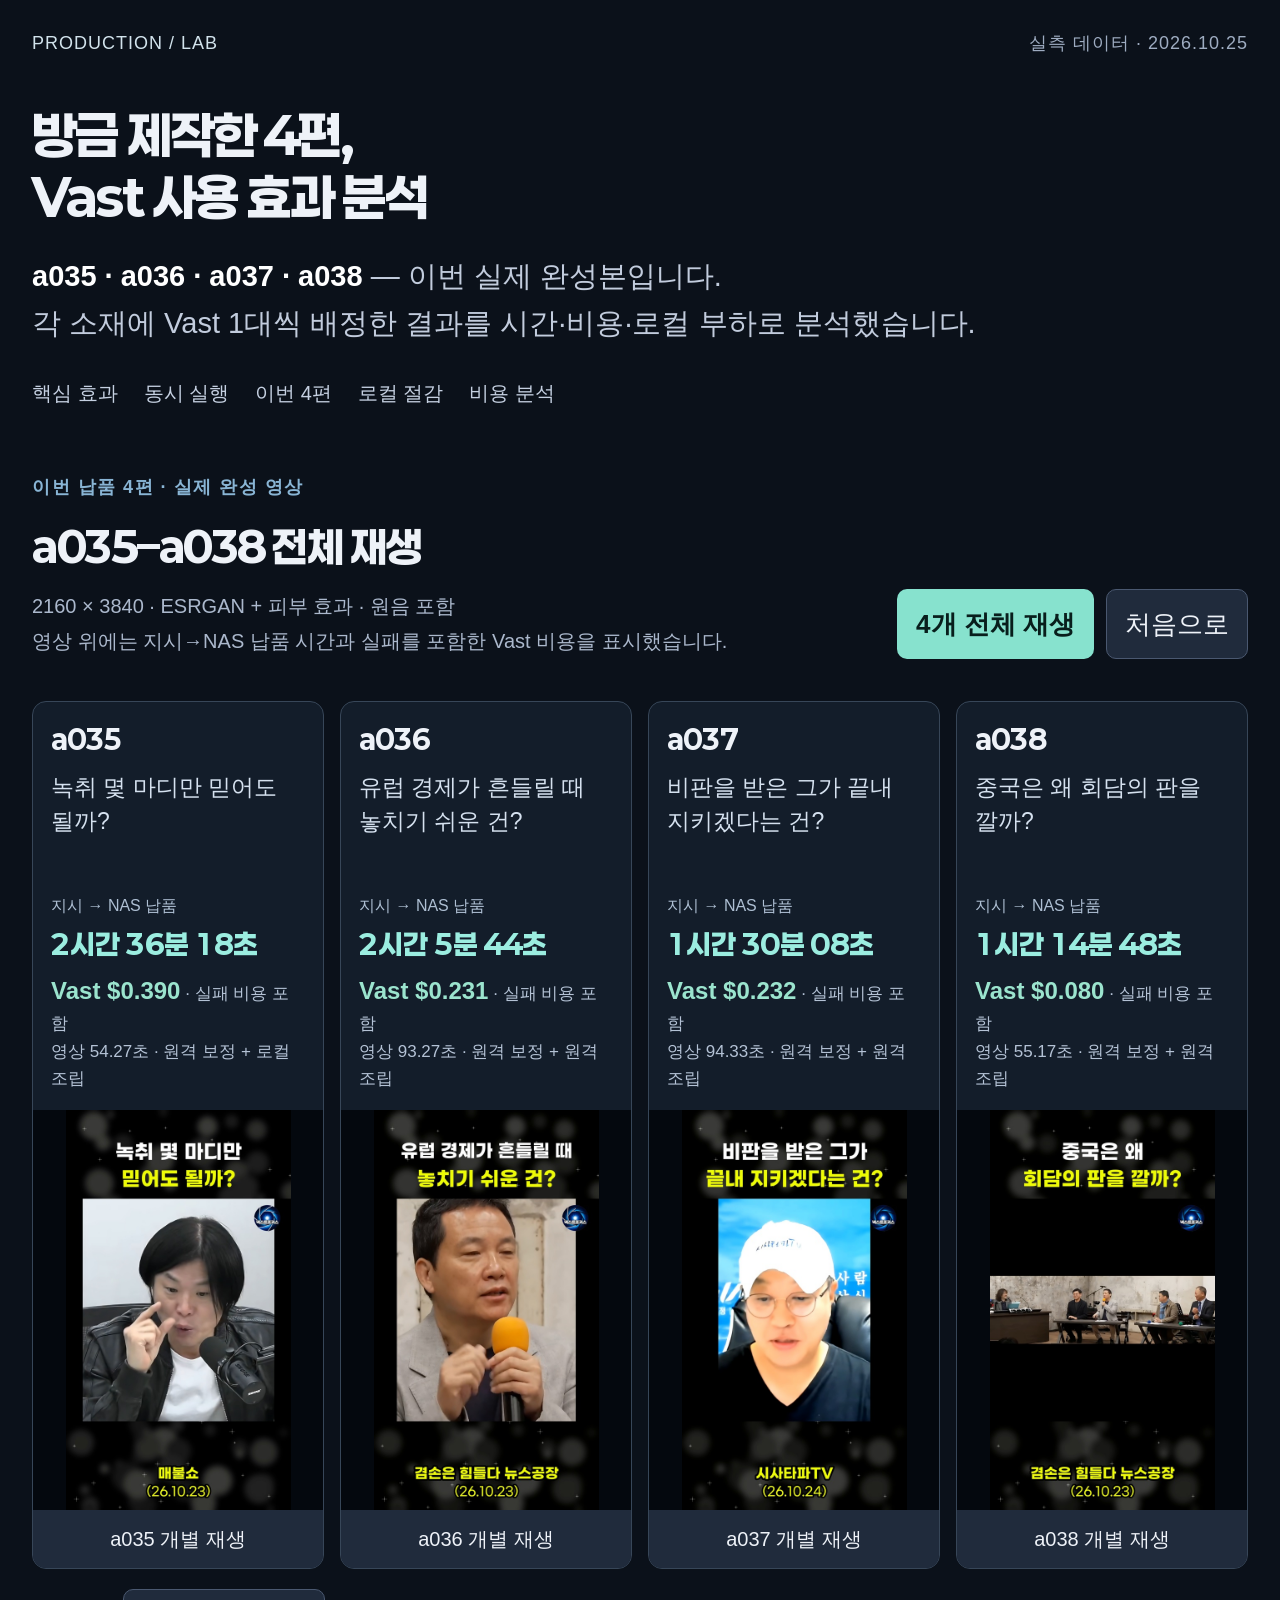
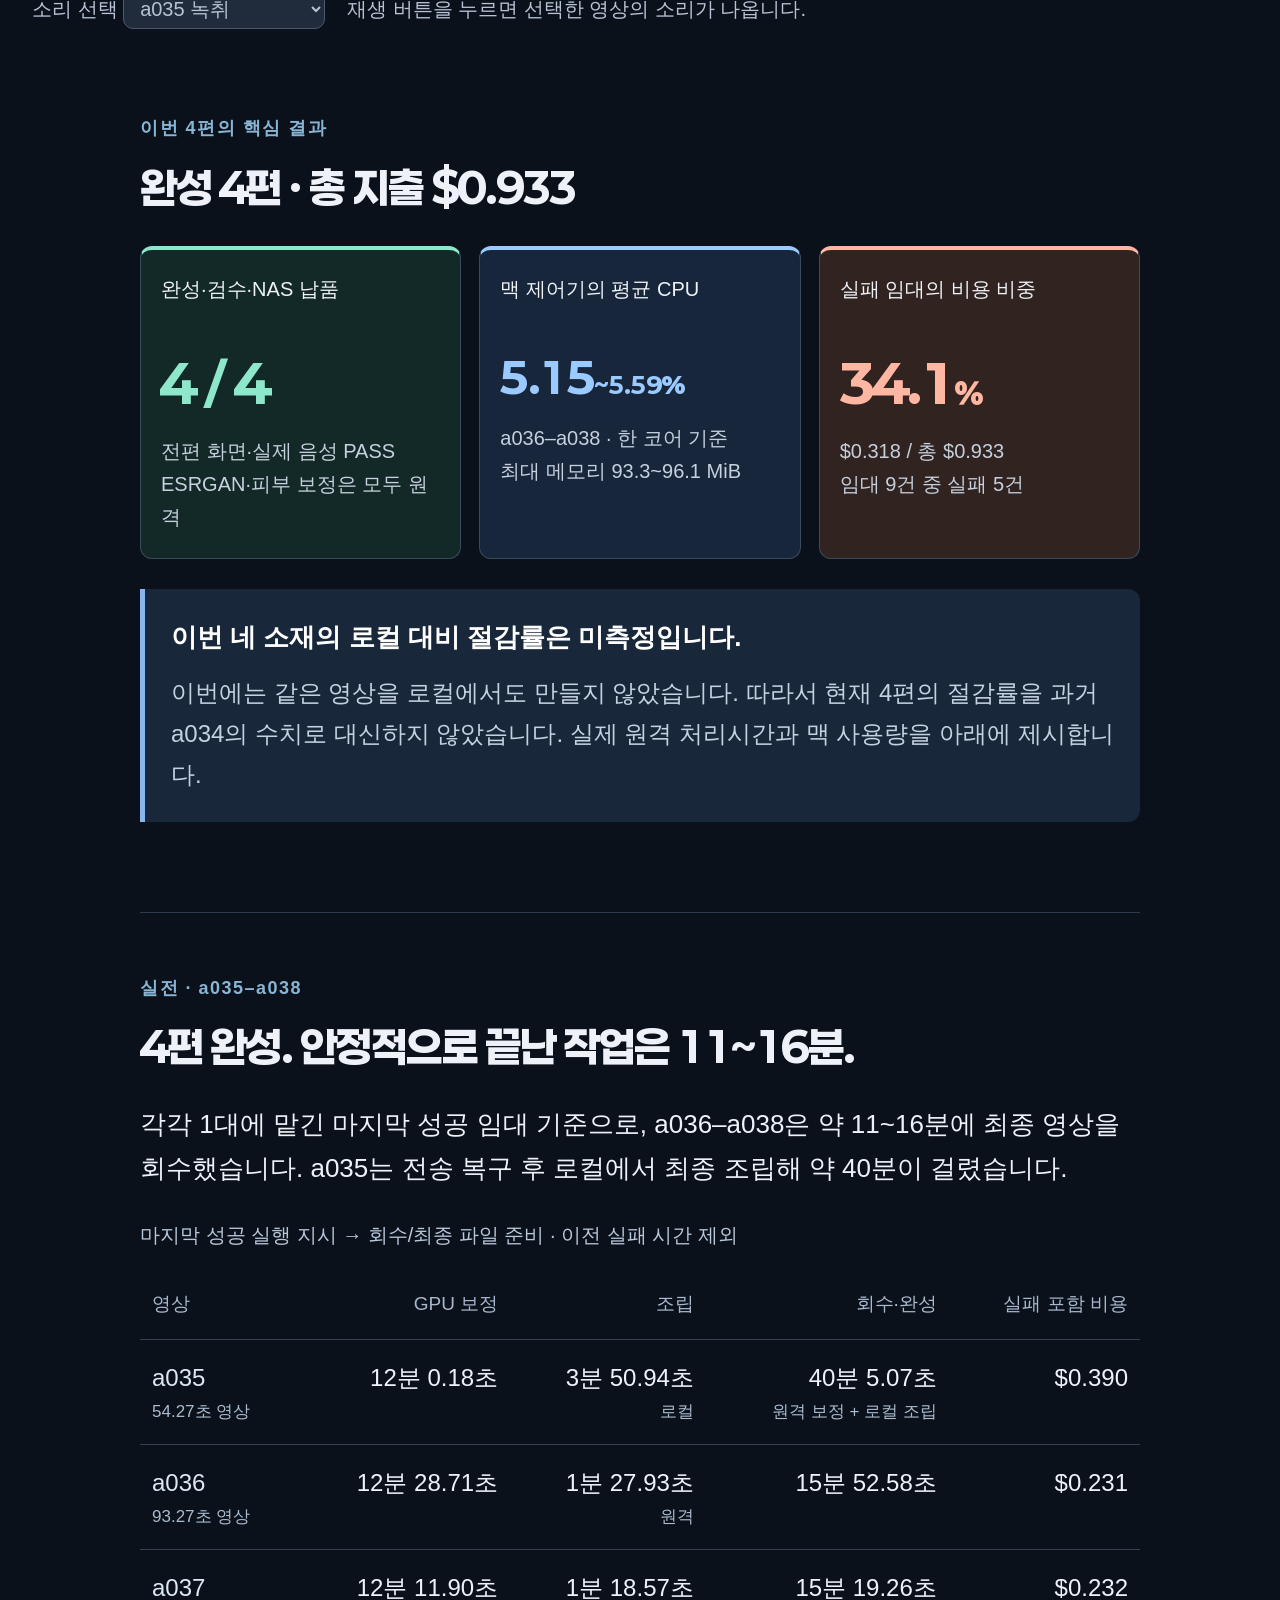
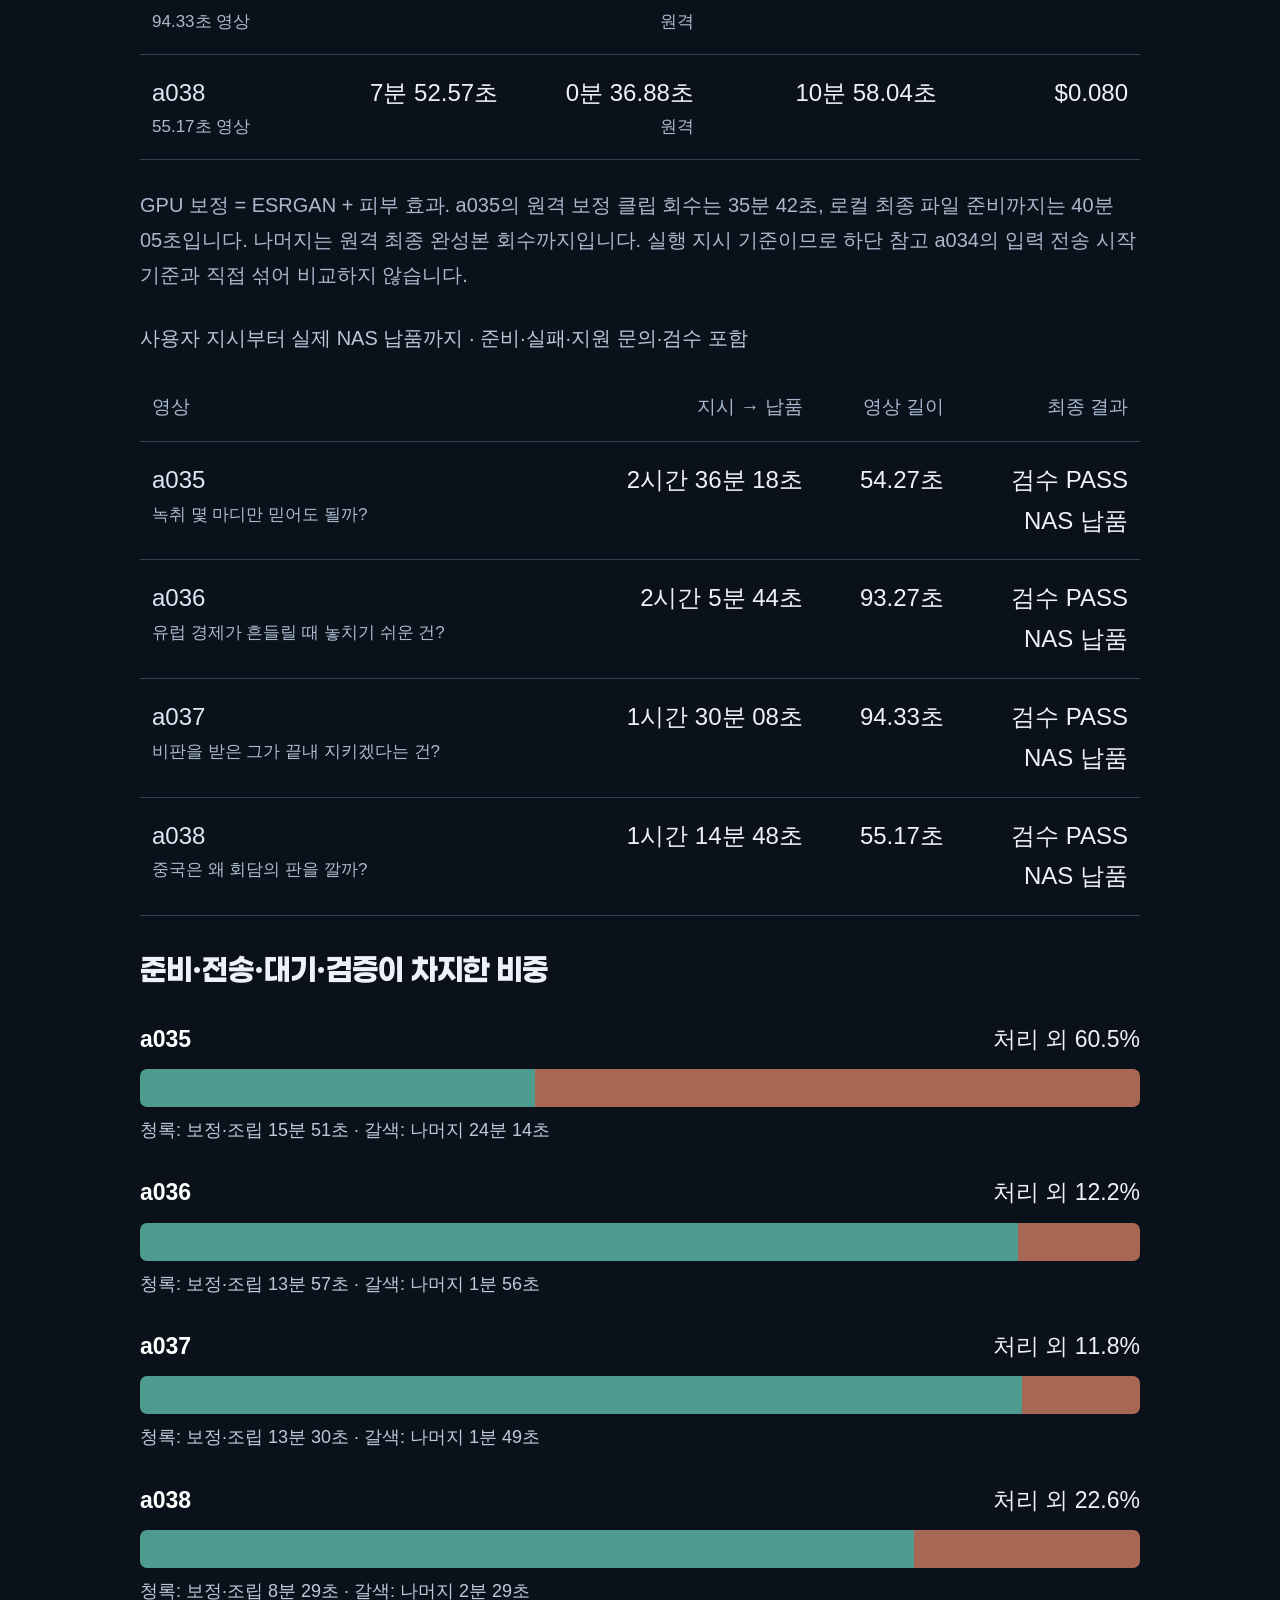
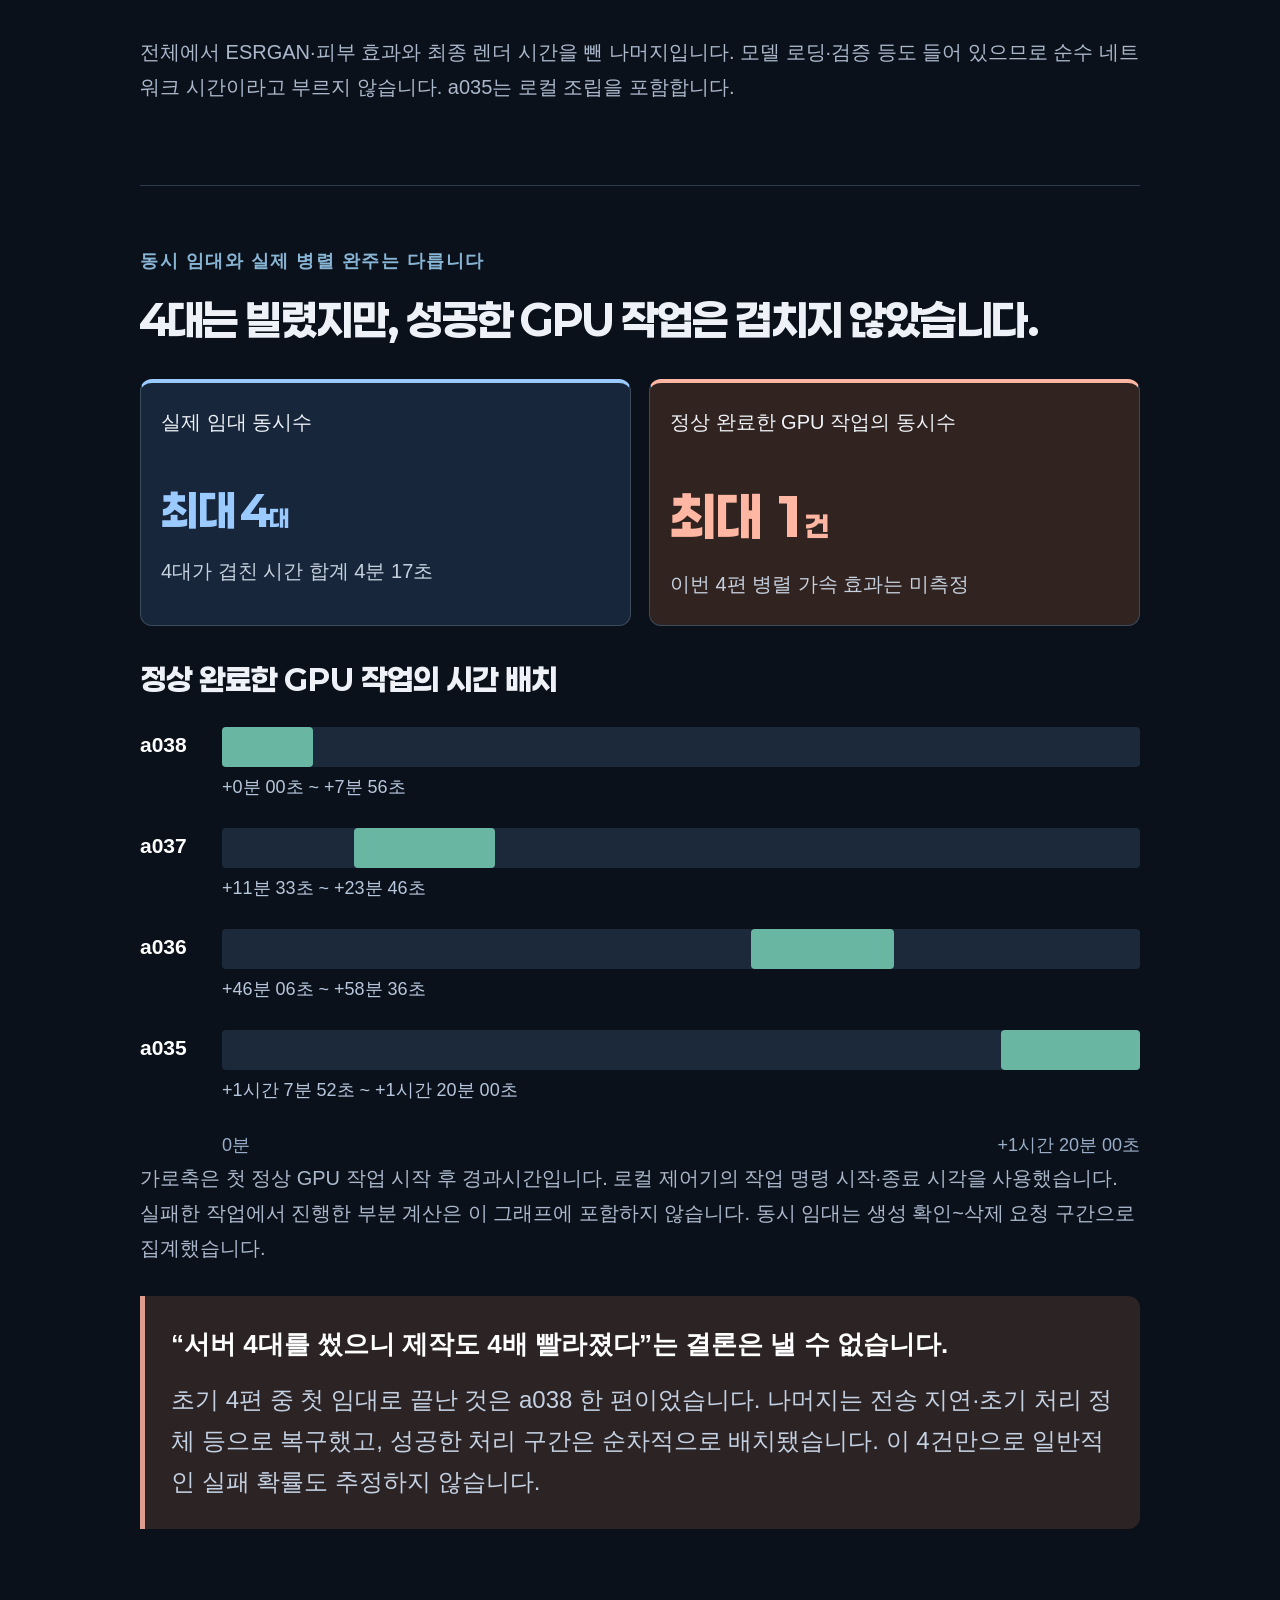
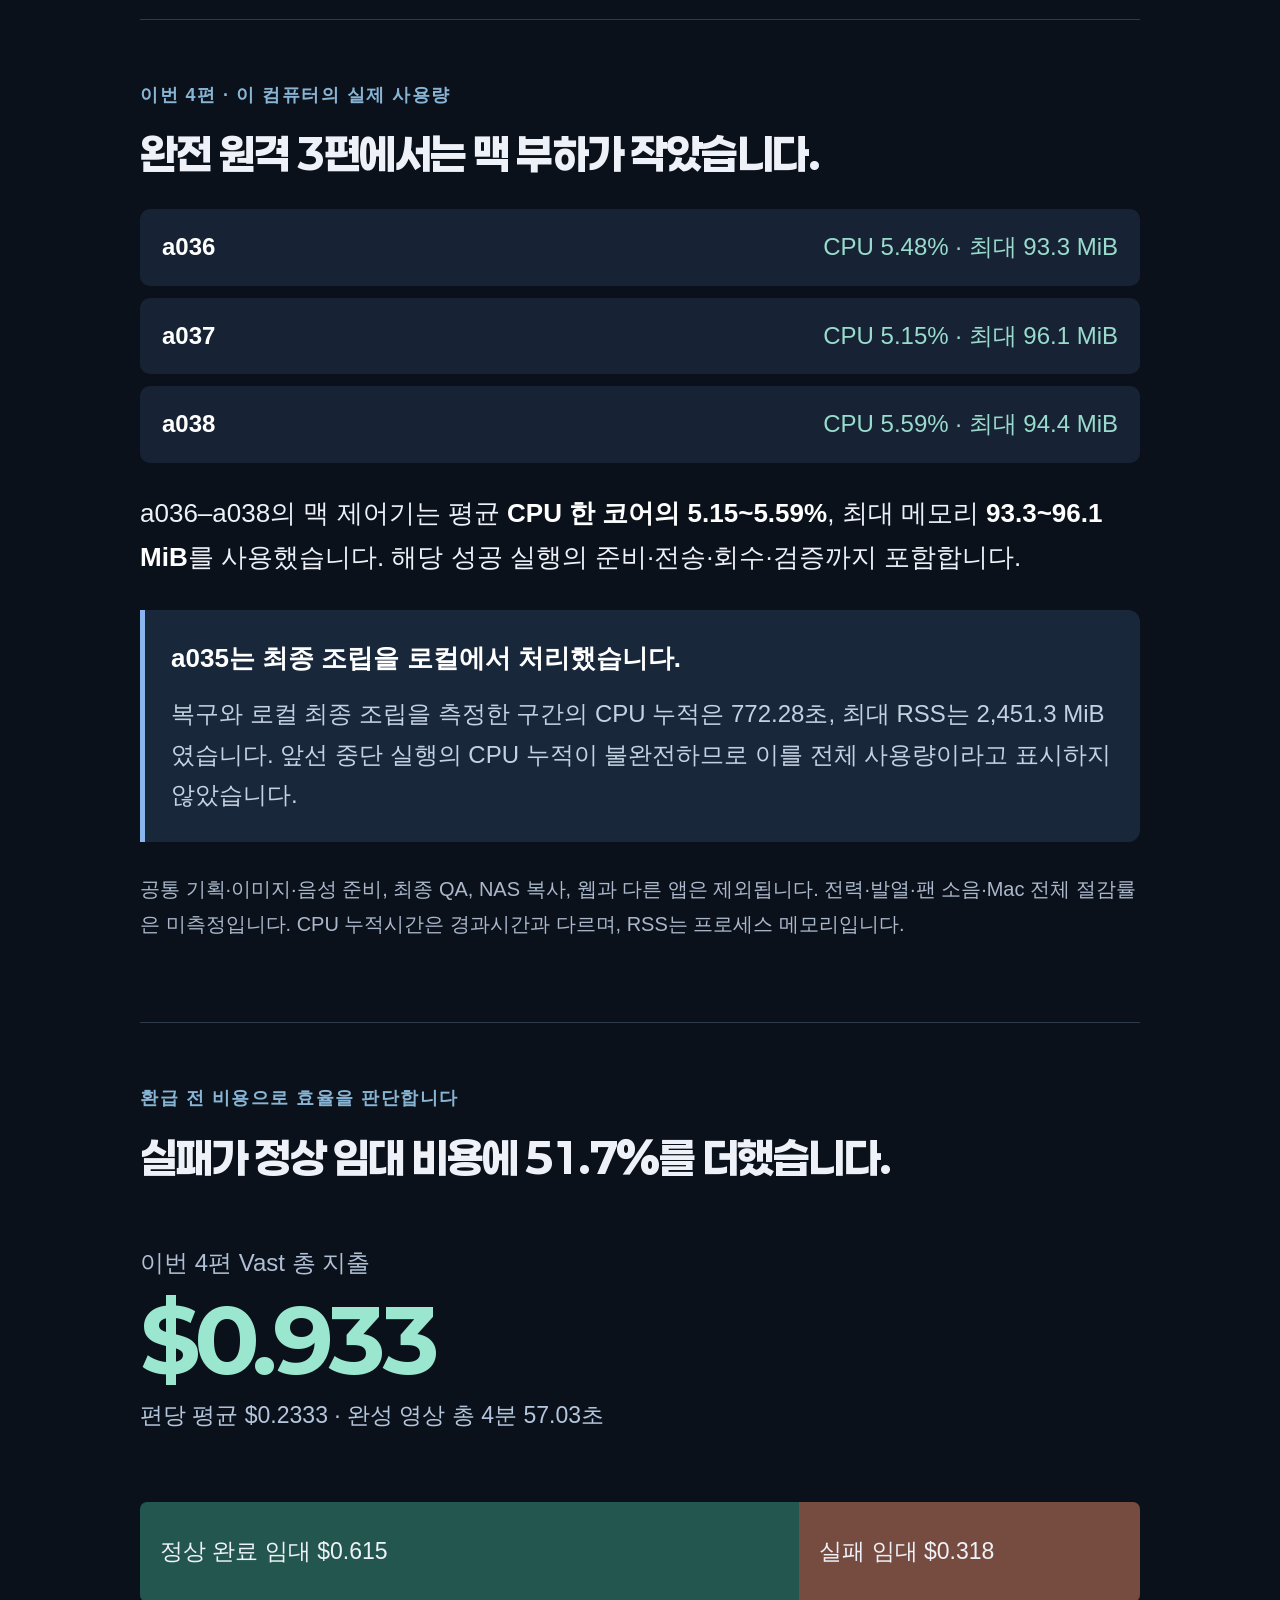
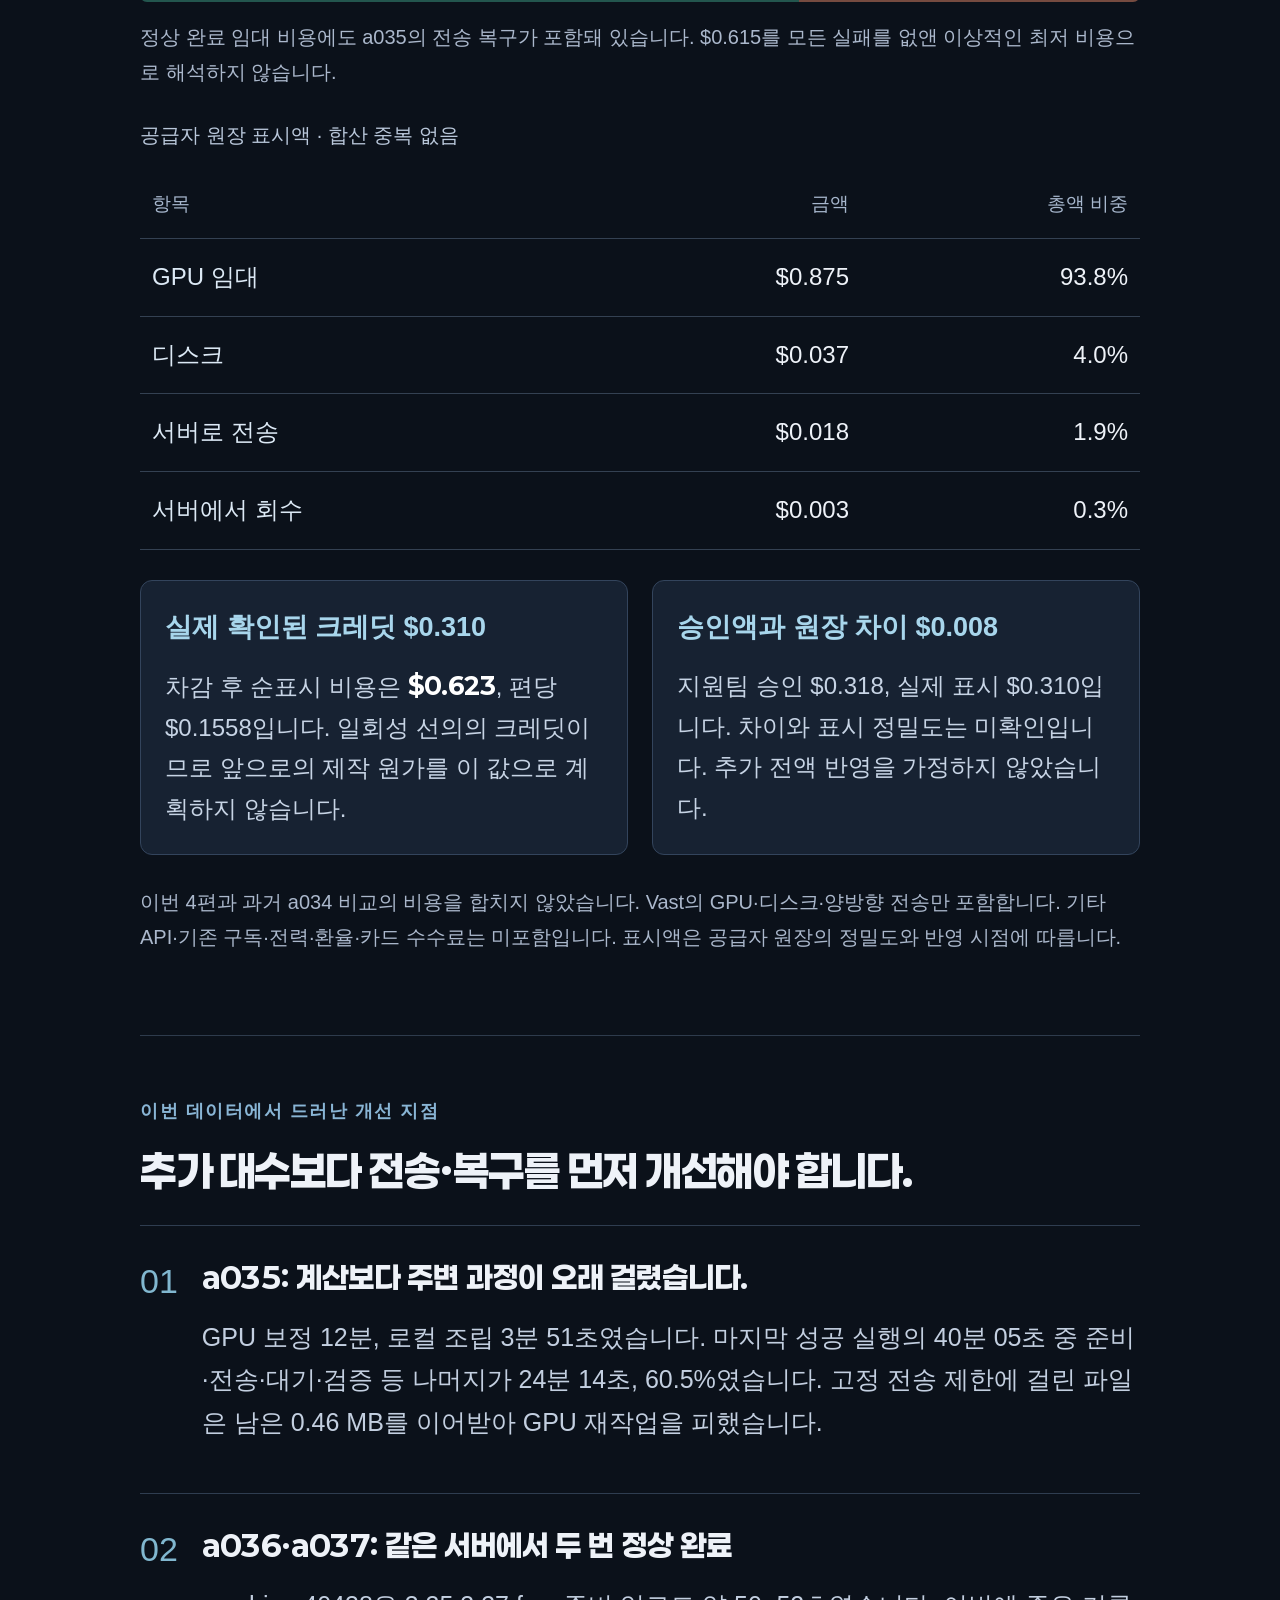
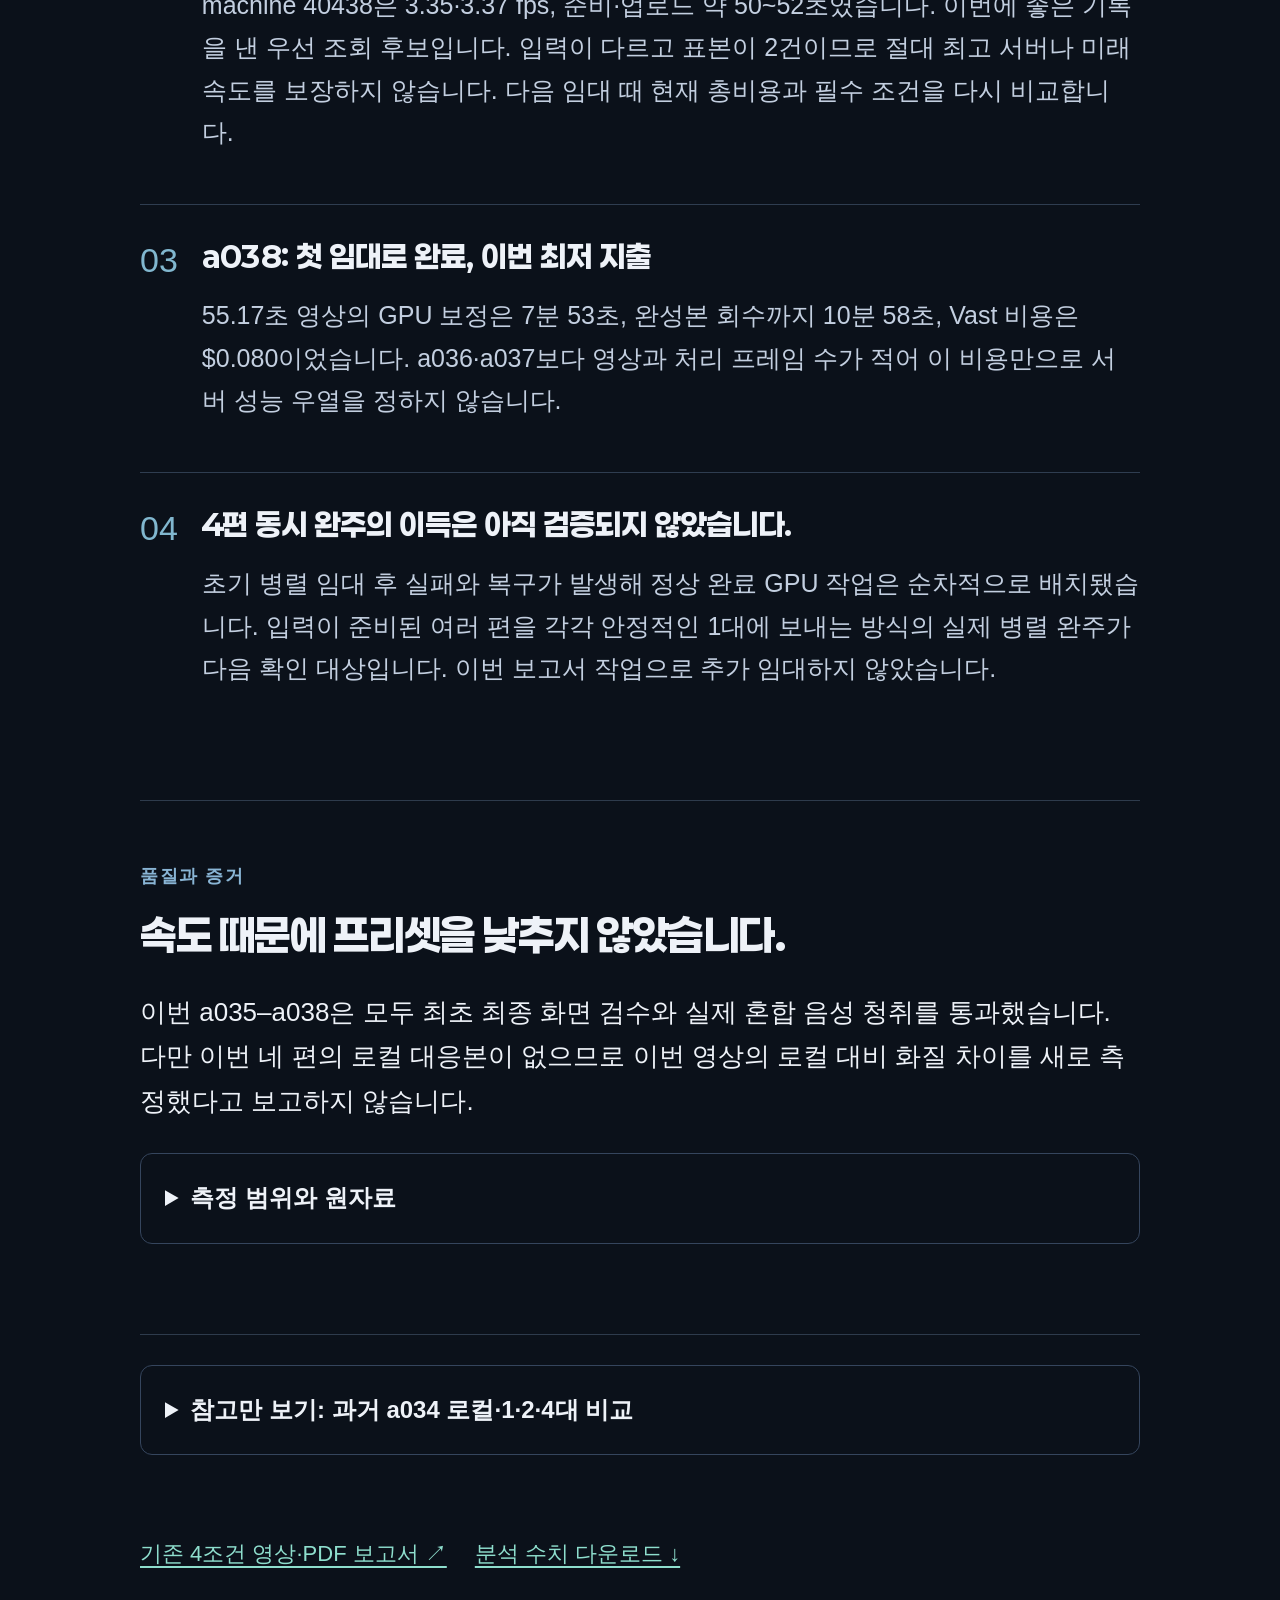
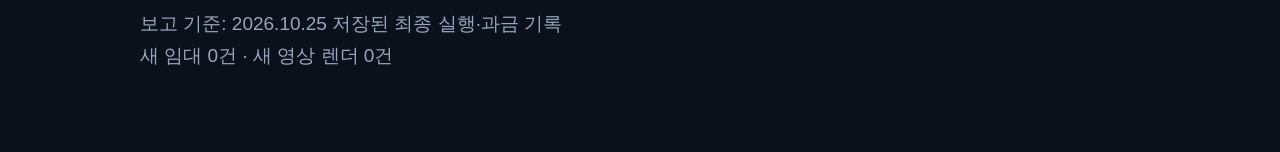
<file: analysis/index.html>
<!doctype html>
<html lang="ko"><head><meta charset="utf-8"><meta name="viewport" content="width=device-width,initial-scale=1"><title>a035–a038 · 방금 제작한 4편 Vast 분석</title><meta name="description" content="방금 완성한 a035–a038 네 소재의 실제 영상, Vast 처리시간, 비용, 로컬 부하 및 실패 분석"><link rel="stylesheet" href="style.css"></head>
<body><main>
<header class="wide"><div class="mast"><a href="../">PRODUCTION / LAB</a><span>실측 데이터 · 2026.10.25</span></div><h1>방금 제작한 4편,<br>Vast 사용 효과 분석</h1><p class="lead"><b>a035 · a036 · a037 · a038</b> — 이번 실제 완성본입니다.<br>각 소재에 Vast 1대씩 배정한 결과를 시간·비용·로컬 부하로 분석했습니다.</p><nav><a href="#findings">핵심 효과</a><a href="#parallel">동시 실행</a><a href="#batch">이번 4편</a><a href="#resources">로컬 절감</a><a href="#cost">비용 분석</a></nav></header>

<section class="wide video-section" aria-labelledby="video-title"><div class="section-top"><div><p class="kicker">이번 납품 4편 · 실제 완성 영상</p><h2 id="video-title">a035–a038 전체 재생</h2><p class="small">2160 × 3840 · ESRGAN + 피부 효과 · 원음 포함<br>영상 위에는 지시→NAS 납품 시간과 실패를 포함한 Vast 비용을 표시했습니다.</p></div><div class="play-controls"><button class="primary" id="play-all">4개 전체 재생</button><button id="restart">처음으로</button></div></div>
<div id="video-grid" class="video-grid"></div><div class="audio-controls"><label>소리 선택 <select id="audio"><option value="a035" selected>a035 녹취</option><option value="a036">a036 유럽 경제</option><option value="a037">a037 비판과 신념</option><option value="a038">a038 중국 회담</option></select></label><span id="play-status" role="status">재생 버튼을 누르면 선택한 영상의 소리가 나옵니다.</span></div></section>

<div class="report">
<section id="findings"><p class="kicker">이번 4편의 핵심 결과</p><h2>완성 4편 · 총 지출 $0.933</h2><div class="kpis"><article class="teal"><span>완성·검수·NAS 납품</span><strong>4 / 4</strong><p>전편 화면·실제 음성 PASS<br>ESRGAN·피부 보정은 모두 원격</p></article><article class="blue"><span>맥 제어기의 평균 CPU</span><strong>5.15<span>~5.59%</span></strong><p>a036–a038 · 한 코어 기준<br>최대 메모리 93.3~96.1 MiB</p></article><article class="coral"><span>실패 임대의 비용 비중</span><strong>34.1<span>%</span></strong><p>$0.318 / 총 $0.933<br>임대 9건 중 실패 5건</p></article></div><div class="callout"><b>이번 네 소재의 로컬 대비 절감률은 미측정입니다.</b><p>이번에는 같은 영상을 로컬에서도 만들지 않았습니다. 따라서 현재 4편의 절감률을 과거 a034의 수치로 대신하지 않았습니다. 실제 원격 처리시간과 맥 사용량을 아래에 제시합니다.</p></div></section>



<section id="batch"><p class="kicker">실전 · a035–a038</p><h2>4편 완성. 안정적으로 끝난 작업은 11~16분.</h2><p>각각 1대에 맡긴 마지막 성공 임대 기준으로, a036–a038은 약 11~16분에 최종 영상을 회수했습니다. a035는 전송 복구 후 로컬에서 최종 조립해 약 40분이 걸렸습니다.</p><div class="table-scroll"><table class="batch-table"><caption>마지막 성공 실행 지시 → 회수/최종 파일 준비 · 이전 실패 시간 제외</caption><thead><tr><th>영상</th><th>GPU 보정</th><th>조립</th><th>회수·완성</th><th>실패 포함 비용</th></tr></thead><tbody id="batch-rows"></tbody></table></div><p class="small">GPU 보정 = ESRGAN + 피부 효과. a035의 원격 보정 클립 회수는 35분 42초, 로컬 최종 파일 준비까지는 40분 05초입니다. 나머지는 원격 최종 완성본 회수까지입니다. 실행 지시 기준이므로 하단 참고 a034의 입력 전송 시작 기준과 직접 섞어 비교하지 않습니다.</p><div class="table-scroll"><table><caption>사용자 지시부터 실제 NAS 납품까지 · 준비·실패·지원 문의·검수 포함</caption><thead><tr><th>영상</th><th>지시 → 납품</th><th>영상 길이</th><th>최종 결과</th></tr></thead><tbody id="delivery-rows"></tbody></table></div><h3>준비·전송·대기·검증이 차지한 비중</h3><div id="phase-chart"></div><p class="small">전체에서 ESRGAN·피부 효과와 최종 렌더 시간을 뺀 나머지입니다. 모델 로딩·검증 등도 들어 있으므로 순수 네트워크 시간이라고 부르지 않습니다. a035는 로컬 조립을 포함합니다.</p></section>

<section id="parallel"><p class="kicker">동시 임대와 실제 병렬 완주는 다릅니다</p><h2>4대는 빌렸지만, 성공한 GPU 작업은 겹치지 않았습니다.</h2><div class="kpis duo"><article class="blue"><span>실제 임대 동시수</span><strong>최대 4<span>대</span></strong><p>4대가 겹친 시간 합계 4분 17초</p></article><article class="coral"><span>정상 완료한 GPU 작업의 동시수</span><strong>최대 1<span>건</span></strong><p>이번 4편 병렬 가속 효과는 미측정</p></article></div><h3>정상 완료한 GPU 작업의 시간 배치</h3><div id="worker-timeline" class="timeline"></div><p class="small">가로축은 첫 정상 GPU 작업 시작 후 경과시간입니다. 로컬 제어기의 작업 명령 시작·종료 시각을 사용했습니다. 실패한 작업에서 진행한 부분 계산은 이 그래프에 포함하지 않습니다. 동시 임대는 생성 확인~삭제 요청 구간으로 집계했습니다.</p><div class="callout coral-callout"><b>“서버 4대를 썼으니 제작도 4배 빨라졌다”는 결론은 낼 수 없습니다.</b><p>초기 4편 중 첫 임대로 끝난 것은 a038 한 편이었습니다. 나머지는 전송 지연·초기 처리 정체 등으로 복구했고, 성공한 처리 구간은 순차적으로 배치됐습니다. 이 4건만으로 일반적인 실패 확률도 추정하지 않습니다.</p></div></section>

<section id="resources"><p class="kicker">이번 4편 · 이 컴퓨터의 실제 사용량</p><h2>완전 원격 3편에서는 맥 부하가 작았습니다.</h2><div id="current-resources" class="resource-list"></div><p>a036–a038의 맥 제어기는 평균 <b>CPU 한 코어의 5.15~5.59%</b>, 최대 메모리 <b>93.3~96.1 MiB</b>를 사용했습니다. 해당 성공 실행의 준비·전송·회수·검증까지 포함합니다.</p><div class="callout"><b>a035는 최종 조립을 로컬에서 처리했습니다.</b><p>복구와 로컬 최종 조립을 측정한 구간의 CPU 누적은 772.28초, 최대 RSS는 2,451.3 MiB였습니다. 앞선 중단 실행의 CPU 누적이 불완전하므로 이를 전체 사용량이라고 표시하지 않았습니다.</p></div><p class="small">공통 기획·이미지·음성 준비, 최종 QA, NAS 복사, 웹과 다른 앱은 제외됩니다. 전력·발열·팬 소음·Mac 전체 절감률은 미측정입니다. CPU 누적시간은 경과시간과 다르며, RSS는 프로세스 메모리입니다.</p></section>

<section id="cost"><p class="kicker">환급 전 비용으로 효율을 판단합니다</p><h2>실패가 정상 임대 비용에 51.7%를 더했습니다.</h2><div class="cost-total"><span>이번 4편 Vast 총 지출</span><strong>$0.933</strong><p>편당 평균 $0.2333 · 완성 영상 총 4분 57.03초</p></div><div class="stacked cost-stack"><span style="width:65.9164%" class="success">정상 완료 임대 $0.615</span><span style="width:34.0836%" class="failure">실패 임대 $0.318</span></div><p class="small">정상 완료 임대 비용에도 a035의 전송 복구가 포함돼 있습니다. $0.615를 모든 실패를 없앤 이상적인 최저 비용으로 해석하지 않습니다.</p><div class="table-scroll"><table><caption>공급자 원장 표시액 · 합산 중복 없음</caption><thead><tr><th>항목</th><th>금액</th><th>총액 비중</th></tr></thead><tbody id="cost-rows"></tbody></table></div><div class="split-callouts"><article><b>실제 확인된 크레딧 $0.310</b><p>차감 후 순표시 비용은 <strong>$0.623</strong>, 편당 $0.1558입니다. 일회성 선의의 크레딧이므로 앞으로의 제작 원가를 이 값으로 계획하지 않습니다.</p></article><article><b>승인액과 원장 차이 $0.008</b><p>지원팀 승인 $0.318, 실제 표시 $0.310입니다. 차이와 표시 정밀도는 미확인입니다. 추가 전액 반영을 가정하지 않았습니다.</p></article></div><p class="small">이번 4편과 과거 a034 비교의 비용을 합치지 않았습니다. Vast의 GPU·디스크·양방향 전송만 포함합니다. 기타 API·기존 구독·전력·환율·카드 수수료는 미포함입니다. 표시액은 공급자 원장의 정밀도와 반영 시점에 따릅니다.</p></section>

<section id="recommendation"><p class="kicker">이번 데이터에서 드러난 개선 지점</p><h2>추가 대수보다 전송·복구를 먼저 개선해야 합니다.</h2><div class="decision"><span class="decision-number">01</span><div><h3>a035: 계산보다 주변 과정이 오래 걸렸습니다.</h3><p>GPU 보정 12분, 로컬 조립 3분 51초였습니다. 마지막 성공 실행의 40분 05초 중 준비·전송·대기·검증 등 나머지가 24분 14초, 60.5%였습니다. 고정 전송 제한에 걸린 파일은 남은 0.46 MB를 이어받아 GPU 재작업을 피했습니다.</p></div></div><div class="decision"><span class="decision-number">02</span><div><h3>a036·a037: 같은 서버에서 두 번 정상 완료</h3><p>machine 40438은 3.35·3.37 fps, 준비·업로드 약 50~52초였습니다. 이번에 좋은 기록을 낸 우선 조회 후보입니다. 입력이 다르고 표본이 2건이므로 절대 최고 서버나 미래 속도를 보장하지 않습니다. 다음 임대 때 현재 총비용과 필수 조건을 다시 비교합니다.</p></div></div><div class="decision"><span class="decision-number">03</span><div><h3>a038: 첫 임대로 완료, 이번 최저 지출</h3><p>55.17초 영상의 GPU 보정은 7분 53초, 완성본 회수까지 10분 58초, Vast 비용은 $0.080이었습니다. a036·a037보다 영상과 처리 프레임 수가 적어 이 비용만으로 서버 성능 우열을 정하지 않습니다.</p></div></div><div class="decision"><span class="decision-number">04</span><div><h3>4편 동시 완주의 이득은 아직 검증되지 않았습니다.</h3><p>초기 병렬 임대 후 실패와 복구가 발생해 정상 완료 GPU 작업은 순차적으로 배치됐습니다. 입력이 준비된 여러 편을 각각 안정적인 1대에 보내는 방식의 실제 병렬 완주가 다음 확인 대상입니다. 이번 보고서 작업으로 추가 임대하지 않았습니다.</p></div></div></section>

<section id="quality"><p class="kicker">품질과 증거</p><h2>속도 때문에 프리셋을 낮추지 않았습니다.</h2><p>이번 a035–a038은 모두 최초 최종 화면 검수와 실제 혼합 음성 청취를 통과했습니다. 다만 이번 네 편의 로컬 대응본이 없으므로 이번 영상의 로컬 대비 화질 차이를 새로 측정했다고 보고하지 않습니다.</p><details><summary>측정 범위와 원자료</summary><ul><li>a034 위탁 공정: 최초 입력 전송 직전 → 최종 파일 회수·확인. 이후 실패·재임대·대기를 포함합니다. 첫 전송 전 임대·초기화와 회수 후 QA, 공통 준비 35분 28.16초는 제외합니다.</li><li>a034 2대: 두 GPU가 만든 캐시를 전송 오류 후 교체 서버 1대에서 최종 조립했습니다. 마지막 복구 구간만을 정상 2대 완주로 부르지 않습니다.</li><li>로컬 인코딩 2스레드, 원격 12스레드. 서버·회선·FFmpeg 환경 차이도 있어 서버 대수만 바꾼 통제 실험은 아닙니다.</li><li>이번 4편의 성공 임대 시간은 시작부터 준비·전송·처리·회수까지입니다. 이전 실패와 공통 준비·QA·납품은 별도 지시→납품 표에 포함됩니다.</li><li>새로운 로컬 대조 제작, 추가 GPU 임대, 영상 재렌더를 실행하지 않았습니다.</li></ul><a href="data.json" download>계산에 사용한 공개 수치 JSON 내려받기</a><p class="small">원자료: delegated-timings.json, 각 local-resource-summary.json, run-summary.json, billing-final.json, 각 실행 state.json. 공개 파일에는 키·인증·접속 주소·개인 자료를 포함하지 않습니다.</p><p class="small">이번 분석의 새 Jev 판단 0건: 보조 요청이 자동 승인 검토에서 외부 전송 승인 부족으로 거절돼 재전송하지 않았습니다. 기존 판단만 재사용했습니다. 수치·완료 확인은 코드, 최초 영상 검수는 AGY, 실제 음성은 Gemini API 기록입니다.</p></details></section>
<details id="historical"><summary>참고만 보기: 과거 a034 로컬·1·2·4대 비교</summary><p class="small">아래는 이번 네 편의 측정값이 아닙니다. 같은 입력으로 로컬·원격을 비교했던 과거 a034 실험입니다.</p><section id="speed"><p class="kicker">시간 · 비교 범위를 바꿔 보세요</p><h2>계산은 빠릅니다. 회수까지 봐야 합니다.</h2><div class="tabs" role="group" aria-label="시간 측정 범위"><button class="active" data-metric="delegated_seconds" aria-pressed="true">위탁 공정 전체</button><button data-metric="pure_seconds" aria-pressed="false">순수 처리</button><button data-metric="instruction_seconds" aria-pressed="false">지시 → 검수 완료</button></div><p id="metric-note" class="small"></p><div id="time-chart" class="bar-chart" aria-live="polite"></div><div class="table-scroll"><table><caption>동일 a034 · 실패 포함 비교</caption><thead><tr><th>방식</th><th>위탁 공정</th><th>로컬 대비</th><th>Vast 지출</th></tr></thead><tbody id="benchmark-rows"></tbody></table></div><div class="split-callouts"><article><b>1대: 15분 53초 절약</b><p>위탁 공정이 2.62배 빨랐습니다. 공통 준비까지 포함한 지시→검수 완료에서는 6분 43초, 약 10.4% 단축됐습니다.</p></article><article><b>4대: 성공 구간은 6분 01초</b><p>마지막 정상 실행만 보면 76.6% 단축입니다. 앞선 실패·대기를 포함하면 37분 40초로 로컬보다 46.7% 오래 걸렸습니다.</p></article></div><details><summary>로컬 1시간 작업으로 비례 환산하면?</summary><div id="hour-equivalent"></div><p class="small">같은 실측 비율을 1시간에 적용한 설명용 환산입니다. 길이가 늘면 고정 준비 비용과 실패 양상이 달라지므로 실제 1시간 작업의 예측값이나 보장이 아닙니다.</p></details></section><h3>과거 a034 로컬 자원 절감</h3><div class="table-scroll"><table><thead><tr><th>방식</th><th>CPU 누적 절감</th><th>최대 RSS 절감</th><th>최대 RSS</th></tr></thead><tbody id="resource-rows"></tbody></table></div><p class="small">로컬 기준 CPU 922.38초·RSS 2,061.4 MiB. 실행기·자식 프로세스 범위입니다. Mac 전체 절감률이 아닙니다.</p><p class="jev">🟡 Jev(캐시): 과거 a034의 단편 1대 기본 추천을 재사용합니다.</p><a href="../">과거 a034 영상 비교 보고서 ↗</a></details><footer><a href="../">기존 4조건 영상·PDF 보고서 ↗</a><a href="data.json" download>분석 수치 다운로드 ↓</a><p>보고 기준: 2026.10.25 저장된 최종 실행·과금 기록<br>새 임대 0건 · 새 영상 렌더 0건</p></footer>
</div></main><script src="../assets/hls.min.js"></script><script src="app.js"></script></body></html>
</file>
<file: analysis/style.css>
@font-face{font-family:Paper;src:url('../assets/Paperlogy.ttf') format('truetype');font-display:swap}*{box-sizing:border-box}html{scroll-behavior:smooth;scroll-padding-top:25px}body{margin:0;background:#0b111a;color:#eef2f8;font-family:Arial,'Apple SD Gothic Neo',sans-serif;font-size:26px;line-height:1.7}a{color:#8edecd;text-underline-offset:5px}button,select{font:inherit;color:inherit;background:#202b3c;border:1px solid #4a5870;border-radius:10px;padding:12px 18px;cursor:pointer}button:hover{background:#30415b}button:focus-visible,a:focus-visible,select:focus-visible,summary:focus-visible{outline:3px solid #a5e4f2;outline-offset:4px}p{margin:0 0 20px}b,strong{color:#fff}h1,h2,h3,strong{font-family:Paper,Arial,'Apple SD Gothic Neo',sans-serif}h1{font-size:clamp(42px,4vw,68px);letter-spacing:-2px;line-height:1.22;margin:45px 0 24px}h2{font-size:42px;letter-spacing:-1.5px;line-height:1.35;margin:0 0 26px}h3{font-size:30px;line-height:1.45;margin:32px 0 16px}em{color:#86dfcd;font-style:normal}.wide{max-width:1680px;margin:auto;padding:0 32px}.mast{display:flex;align-items:center;justify-content:space-between;gap:20px;font-size:18px;letter-spacing:1px;padding-top:28px}.mast a{text-decoration:none;color:#d2e3ec}.mast span{color:#9eacc1}.lead{font-size:29px;line-height:1.65;color:#c2ccdd}nav{display:flex;gap:12px 26px;flex-wrap:wrap;font-size:20px;margin:28px 0 42px}nav a{text-decoration:none;color:#c5d0e1}.report{max-width:1064px;margin:auto;padding:0 32px}.report>section{padding:60px 0;border-bottom:1px solid #2e3b4c}.kicker{font-size:18px;letter-spacing:1.5px;font-weight:bold;color:#89b5d5;margin-bottom:16px}.small{font-size:20px;line-height:1.75;color:#abb8cc}.video-section{padding-top:20px;padding-bottom:24px}.section-top{display:flex;align-items:end;justify-content:space-between;gap:30px;margin-bottom:22px}.section-top h2{margin-bottom:14px}.play-controls{display:flex;gap:12px;flex-wrap:wrap;flex-shrink:0;margin-bottom:20px}.primary{background:#87e2ce;color:#081e1c;font-weight:bold;border-color:transparent}.primary:hover{background:#b0efdf}.video-grid{display:grid;grid-template-columns:repeat(4,minmax(0,1fr));gap:16px}.video-card{border:1px solid #374658;border-radius:14px;overflow:hidden;background:#131d2a;min-width:0}.video-card.best{border-color:#69bda7}.card-header{padding:18px}.card-header h3{font-size:27px;margin:0 0 10px}.video-time{display:block;font-size:29px;color:#9bede0;line-height:1.4}.card-meta{font-size:17px;line-height:1.6;margin-top:8px;color:#b4c2d5}.video-card video{width:100%;height:400px;object-fit:contain;background:#04080e;display:block}.video-card button{width:100%;border:0;border-radius:0;font-size:20px}.audio-controls{display:flex;align-items:center;gap:22px;flex-wrap:wrap;margin-top:20px;font-size:20px;color:#b7c3d5}.audio-controls label{white-space:nowrap}.audio-controls select{padding:7px 12px;font-size:20px}.kpis{display:grid;grid-template-columns:repeat(3,minmax(0,1fr));gap:18px;margin:30px 0}.kpis article{border:1px solid #3a4b5c;border-top:4px solid var(--accent);border-radius:12px;padding:24px 20px;background:var(--bg)}.kpis article>span{font-size:20px;display:block;line-height:1.5;min-height:60px}.kpis strong{font-size:53px;line-height:1.3;display:block;margin:16px 0;letter-spacing:-1.5px;color:var(--accent)}.kpis strong span{font-size:28px;letter-spacing:0}.kpis p{font-size:20px;line-height:1.65;margin:0;color:#c6d0de}.teal{--accent:#8ee6cb;--bg:#132927}.blue{--accent:#9acaff;--bg:#17263b}.coral{--accent:#ffb6a2;--bg:#31231f}.duo{grid-template-columns:repeat(2,minmax(0,1fr))}.callout{background:#18273a;border-left:5px solid #8ab6ed;padding:26px;border-radius:0 12px 12px 0;margin:30px 0}.callout b{font-size:26px}.callout p{font-size:24px;color:#c4d1e2;margin:14px 0 0}.coral-callout{background:#2c2324;border-color:#df9d8e}.tabs{display:flex;gap:12px;flex-wrap:wrap;margin:26px 0}.tabs button{font-size:22px;padding:12px 16px}.tabs .active{color:#071b18;background:#91e6d3;border-color:transparent}.bar-chart{margin:32px 0}.bar-row{margin:24px 0}.bar-label{display:flex;justify-content:space-between;gap:20px;font-size:24px;margin-bottom:10px}.bar-track{height:19px;background:#1d2939;border-radius:5px;overflow:hidden}.bar-fill{height:100%;background:#7ba6de;transition:width .35s}.bar-fill.local{background:#7e8a9f}.bar-fill.gpu1{background:#89e1ca}.bar-fill.gpu2{background:#a7b8ff}.bar-fill.gpu4{background:#e9a18d}.table-scroll{overflow-x:auto;margin:28px 0}table{width:100%;border-collapse:collapse;font-size:24px}caption{text-align:left;color:#b9c7da;font-size:20px;margin-bottom:18px}th{font-size:19px;font-weight:normal;color:#a7b7cd}th,td{text-align:right;vertical-align:top;padding:18px 12px;border-bottom:1px solid #344152}th:first-child,td:first-child{text-align:left}td:first-child{color:#dce9f5}.best-row{background:#142d29}.positive{color:#8ee6cb}.negative{color:#ffb6a2}td small{font-size:17px;display:block;color:#aabbcf;line-height:1.6}.split-callouts{display:grid;grid-template-columns:1fr 1fr;gap:24px;margin:30px 0}.split-callouts article{padding:24px;background:#172232;border-radius:12px;border:1px solid #33445c}.split-callouts b{font-size:27px;color:#a8d6ec}.split-callouts p{font-size:24px;color:#c7d4e5;margin:15px 0 0}details{border:1px solid #35455d;padding:24px;border-radius:12px;margin:30px 0}summary{cursor:pointer;font-weight:bold;font-size:24px}details[open] summary{margin-bottom:24px}details li{margin:20px 0;font-size:22px;color:#bfcbdd}.hour-row{display:flex;justify-content:space-between;gap:16px;padding:12px 0;border-bottom:1px solid #344152;font-size:24px}.batch-table{min-width:940px}.phase-row{margin:28px 0}.phase-title{font-size:23px;display:flex;justify-content:space-between;margin-bottom:10px}.stacked{display:flex;min-height:38px;overflow:hidden;border-radius:7px}.stacked .compute{background:#4e9b90}.stacked .overhead{background:#a86752}.phase-legend{font-size:18px;color:#bdc8da;margin-top:8px}.timeline-row{display:grid;grid-template-columns:66px 1fr;gap:16px;margin:26px 0;font-size:21px}.timeline-track{background:#1c293a;height:40px;position:relative;border-radius:4px}.timeline-mark{position:absolute;height:100%;background:#69b6a2;min-width:5px;border-radius:4px}.timeline-caption{font-size:18px;line-height:1.6;color:#b6c6dc;padding-top:6px}.timeline-axis{display:flex;justify-content:space-between;font-size:18px;color:#9aaec9;margin-left:82px}.resource-list{display:grid;gap:12px;margin:20px 0 28px}.resource-item{display:flex;justify-content:space-between;gap:15px;padding:18px 22px;background:#172334;border-radius:10px;font-size:24px}.resource-item span{color:#99dbcc}.cost-total{padding:28px 0}.cost-total>span{font-size:24px;color:#aebfd6}.cost-total strong{display:block;font-size:86px;letter-spacing:-3px;line-height:1.3;color:#9ae6ce}.cost-total p{font-size:23px;color:#b4c6dd}.cost-stack{height:auto;min-height:100px;margin:18px 0}.cost-stack span{display:flex;align-items:center;padding:20px;font-size:23px;line-height:1.5}.success{background:#23564e}.failure{background:#764b40}.decision{display:flex;gap:24px;padding:30px 0;border-top:1px solid #2f3d50}.decision-number{color:#81b7cf;font-size:34px;line-height:1.5}.decision h3{margin-top:0}.decision p{font-size:25px;color:#c3cfe0}.decision .jev{font-size:19px;color:#f2d66e}.timeline,.cost-stack,.bar-chart{break-inside:avoid}footer{padding:50px 0 60px;display:flex;flex-wrap:wrap;gap:20px 28px;font-size:22px}footer p{font-size:19px;color:#94a6c0;width:100%;margin-top:15px}@media(max-width:1150px){.section-top{display:block}.video-grid{grid-template-columns:repeat(4,minmax(245px,1fr));overflow-x:auto;padding-bottom:12px}.video-card video{height:380px}.card-meta{min-height:56px}.wide{padding-left:24px;padding-right:24px}}@media(max-width:760px){body{font-size:23px}.report{padding:0 22px}.mast{font-size:14px;align-items:start}.mast span{max-width:120px;text-align:right}.lead{font-size:24px}h1{font-size:43px;letter-spacing:-1.5px}h2{font-size:33px}h3{font-size:27px}.report>section{padding:42px 0}.kpis,.duo{grid-template-columns:1fr}.kpis article>span{min-height:0}.kpis strong{font-size:55px}.kpis article{padding:24px}.split-callouts{grid-template-columns:1fr}table{font-size:22px;min-width:650px}.resource-item{display:block}.resource-item span{display:block}.callout{padding:22px}.callout b{font-size:24px}.callout p{font-size:22px}.bar-label{font-size:21px}.cost-stack span{font-size:18px;padding:14px}.decision{gap:15px}.decision p{font-size:23px}.audio-controls{font-size:18px}.small{font-size:18px}.tabs button{font-size:19px}.timeline-row{grid-template-columns:55px 1fr;gap:10px}.timeline-axis{margin-left:65px}}@media(prefers-reduced-motion:reduce){html{scroll-behavior:auto}.bar-fill{transition:none}}

.video-topic{font-size:23px;line-height:1.5;min-height:104px;color:#d5e1ef;margin:8px 0 18px}.time-label{font-size:16px;display:block;color:#aebfd3;margin-bottom:6px}.card-header{min-height:295px}.video-time{font-size:28px}.card-meta b{font-size:24px;color:#9be4ce}.kpis .blue strong{font-size:43px}.kpis .blue strong span{font-size:23px}#historical>section{margin-top:28px}.jev{color:#f2d66e;font-size:19px}@media(max-width:1150px){.video-topic{font-size:21px;min-height:96px}.card-header{min-height:340px}.video-time{font-size:25px}}
</file>
